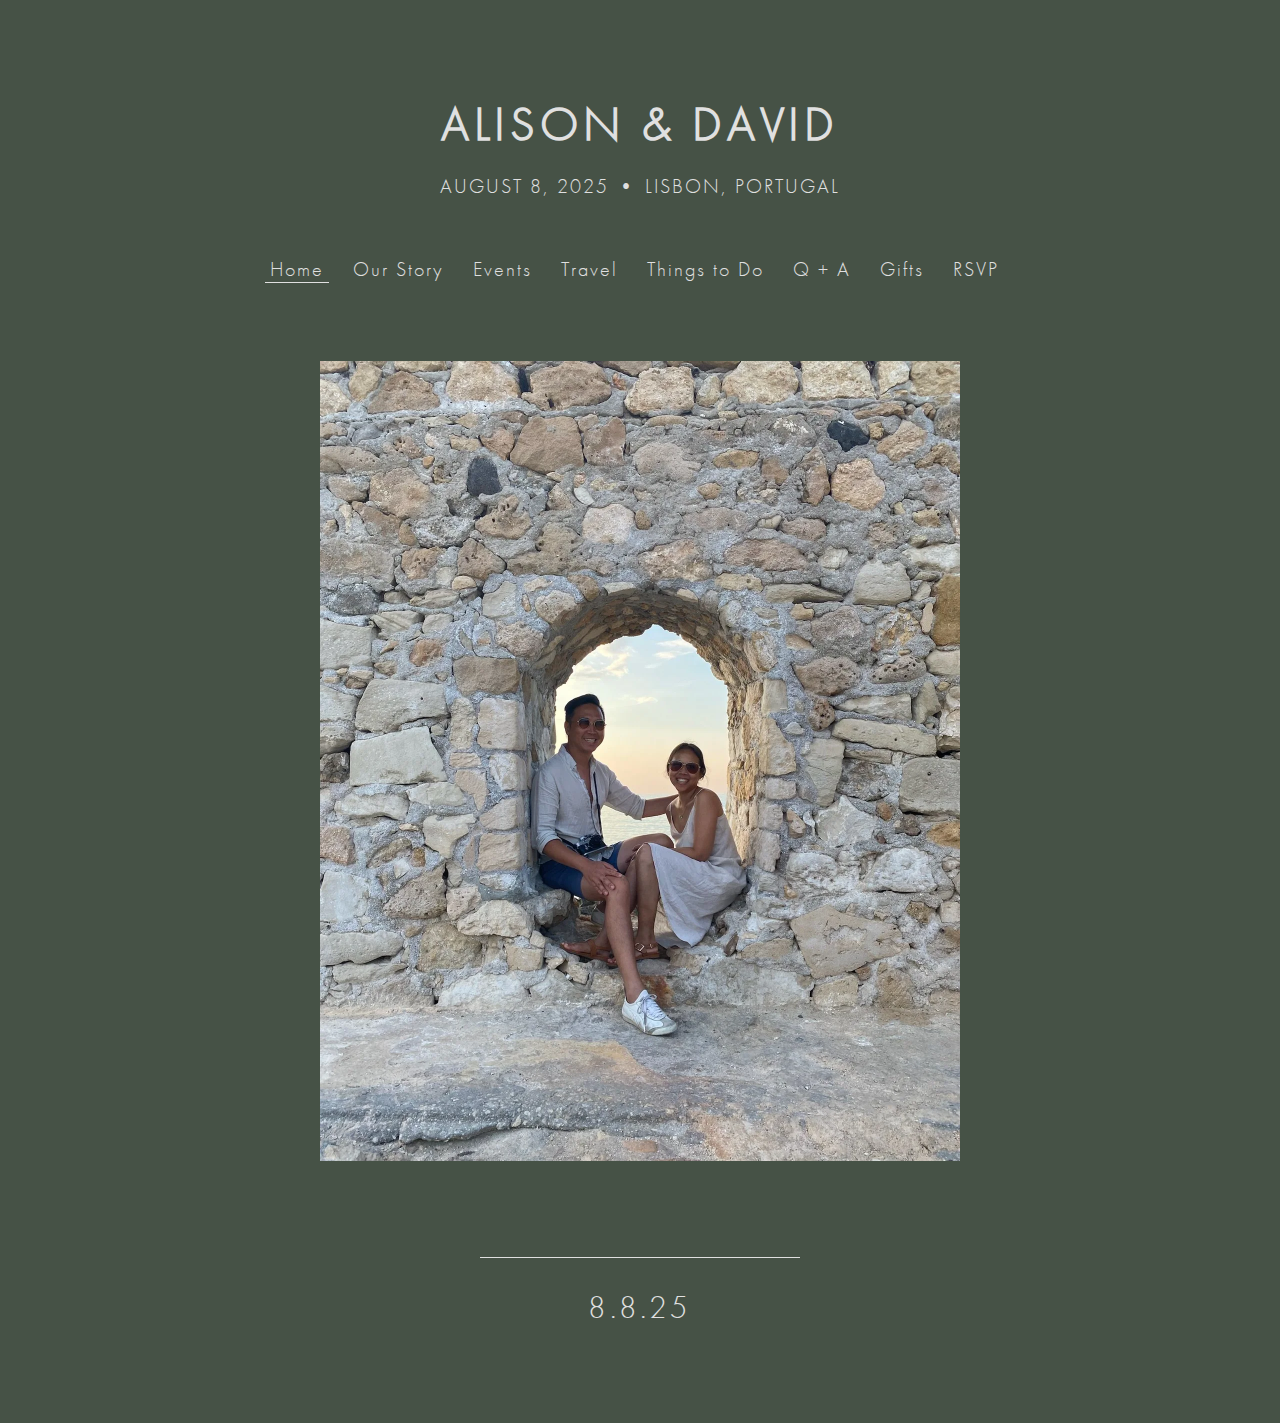
<file: index.html>
<html>
    <head>
        <title>Alison & David | 8.8.25</title>
        
        <link rel="stylesheet" href="css/normalize.css" />
        <link rel="stylesheet" href="css/main.css" />

        <link href="fontawesome/css/fontawesome.css" rel="stylesheet" />
        <link href="fontawesome/css/solid.css" rel="stylesheet" />

        <link rel="icon" href="images/favicon.svg" />

        <meta name="viewport" content="initial-scale = 1.0,maximum-scale = 1.0" />
    </head>

    <!-- Google tag (gtag.js) -->
    <script async src="https://www.googletagmanager.com/gtag/js?id=G-N2RXKLHB5N"></script>
    <script>
        window.dataLayer = window.dataLayer || [];
        function gtag(){dataLayer.push(arguments);}
        gtag('js', new Date());

        gtag('config', 'G-N2RXKLHB5N');
    </script>

    <body>
        <div class="mobile mobile-header">
            <button class="nav-button" onclick="openNav()">
                <i class="fa-solid fa-bars"></i>
            </button>

            <h1>A & D</h1>
        </div>

        <h1>Alison & David</h1>
        <div class="info">
            <span>August 8, 2025</span> • 
            <span>Lisbon, Portugal</span>
        </div>
        <div id="nav" class="nav closed">
            <button class="mobile close" onclick="closeNav()">
                <i class="fa-solid fa-x"></i>
            </button>
            <ul>
                <li class="active"><a href="/">Home</a></li>
                <li><a href="story.html">Our Story</a></li>
                <li><a href="events.html">Events</a></li>
                <li><a href="travel.html">Travel</a></li>
                <li><a href="todo.html">Things to Do</a></li>
                <li><a href="qa.html">Q + A</a></li>
                <li><a href="gifts.html">Gifts</a></li>
                <li><a href="rsvp.html">RSVP</a></li>
            </ul>
        </div>

        <div class="content">
            <img src="images/6565ad3f-8621-401c-b569-d1750c149ab9~rt_auto-cr_0.0.1536.1920-rs_1280.webp" />
        </div>

        <div class="footer">
            8.8.25
        </div>
    </body>
    <script type="text/javascript">
        function openNav() {
            var navElement = document.getElementById("nav");
            navElement.className = "nav open";
        }

        function closeNav() {
            var navElement = document.getElementById("nav");
            navElement.className = "nav closed";
        }
    </script>
</html>
</file>
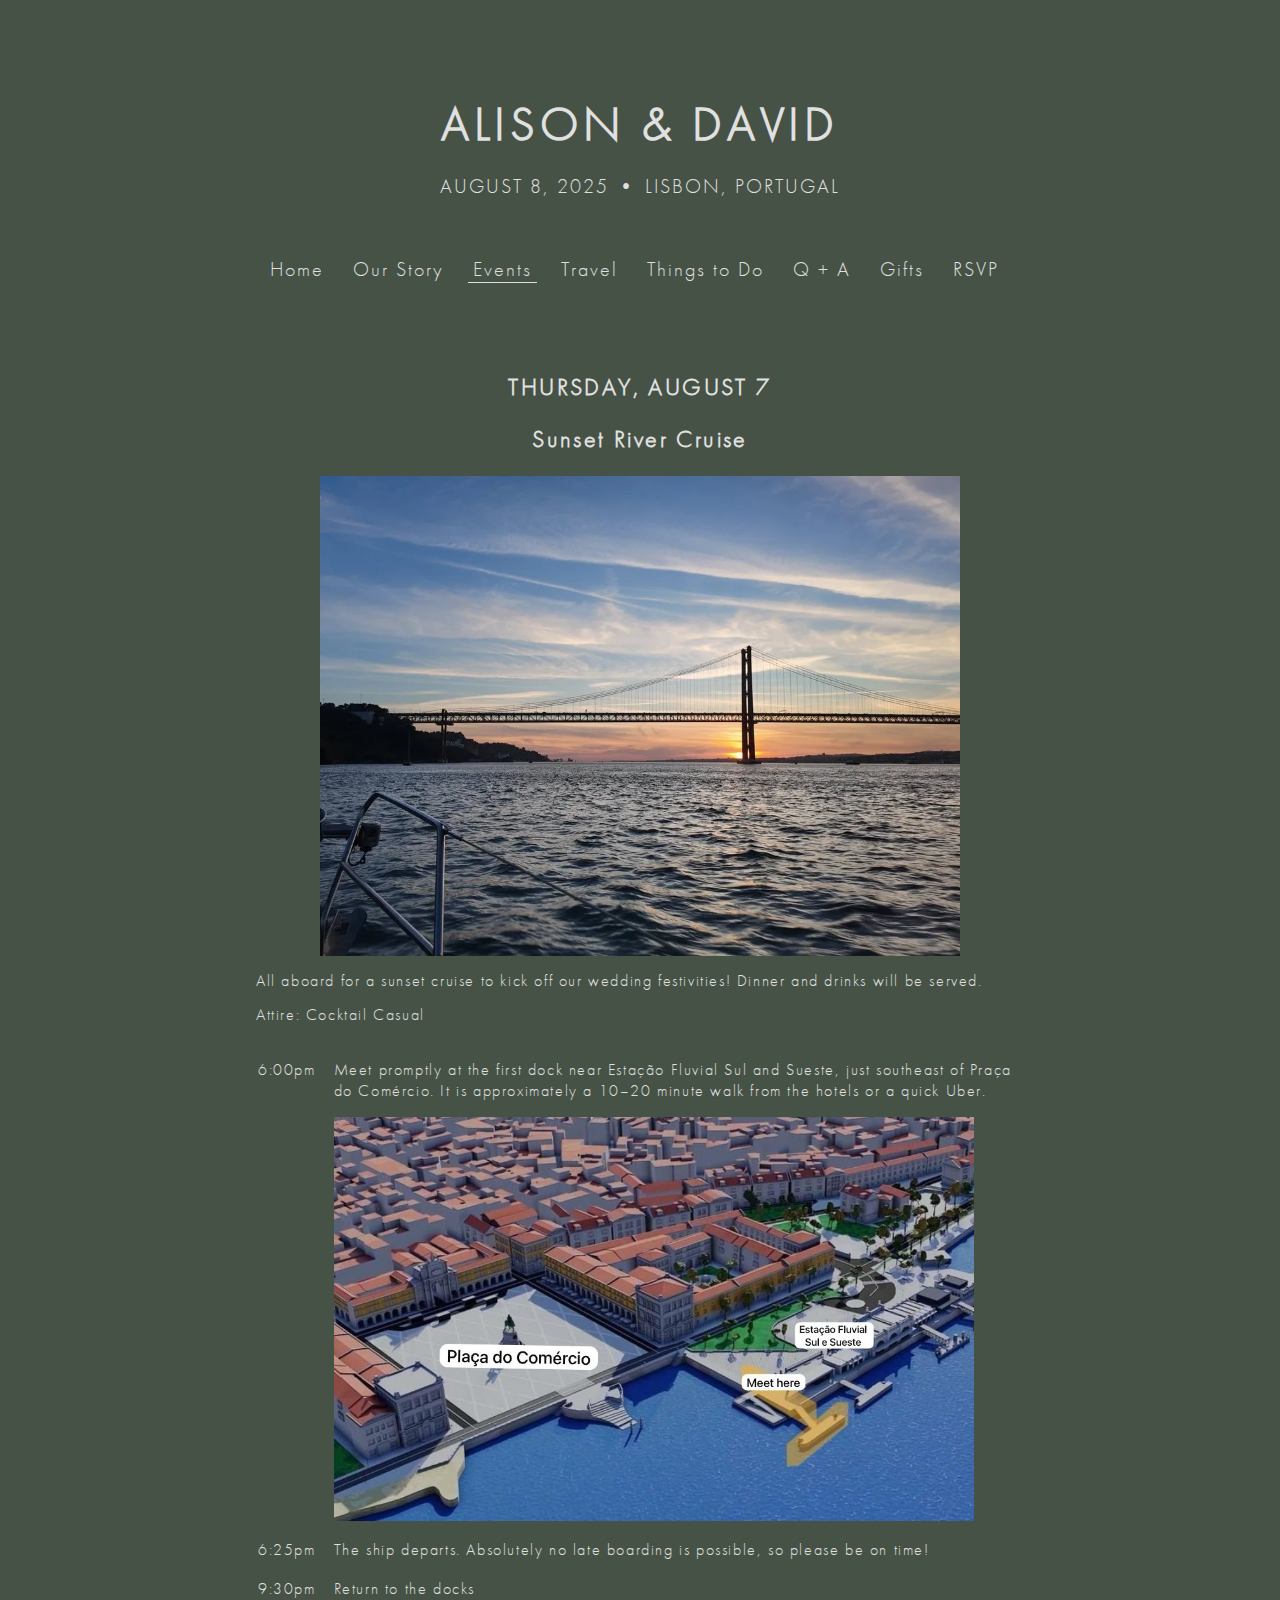
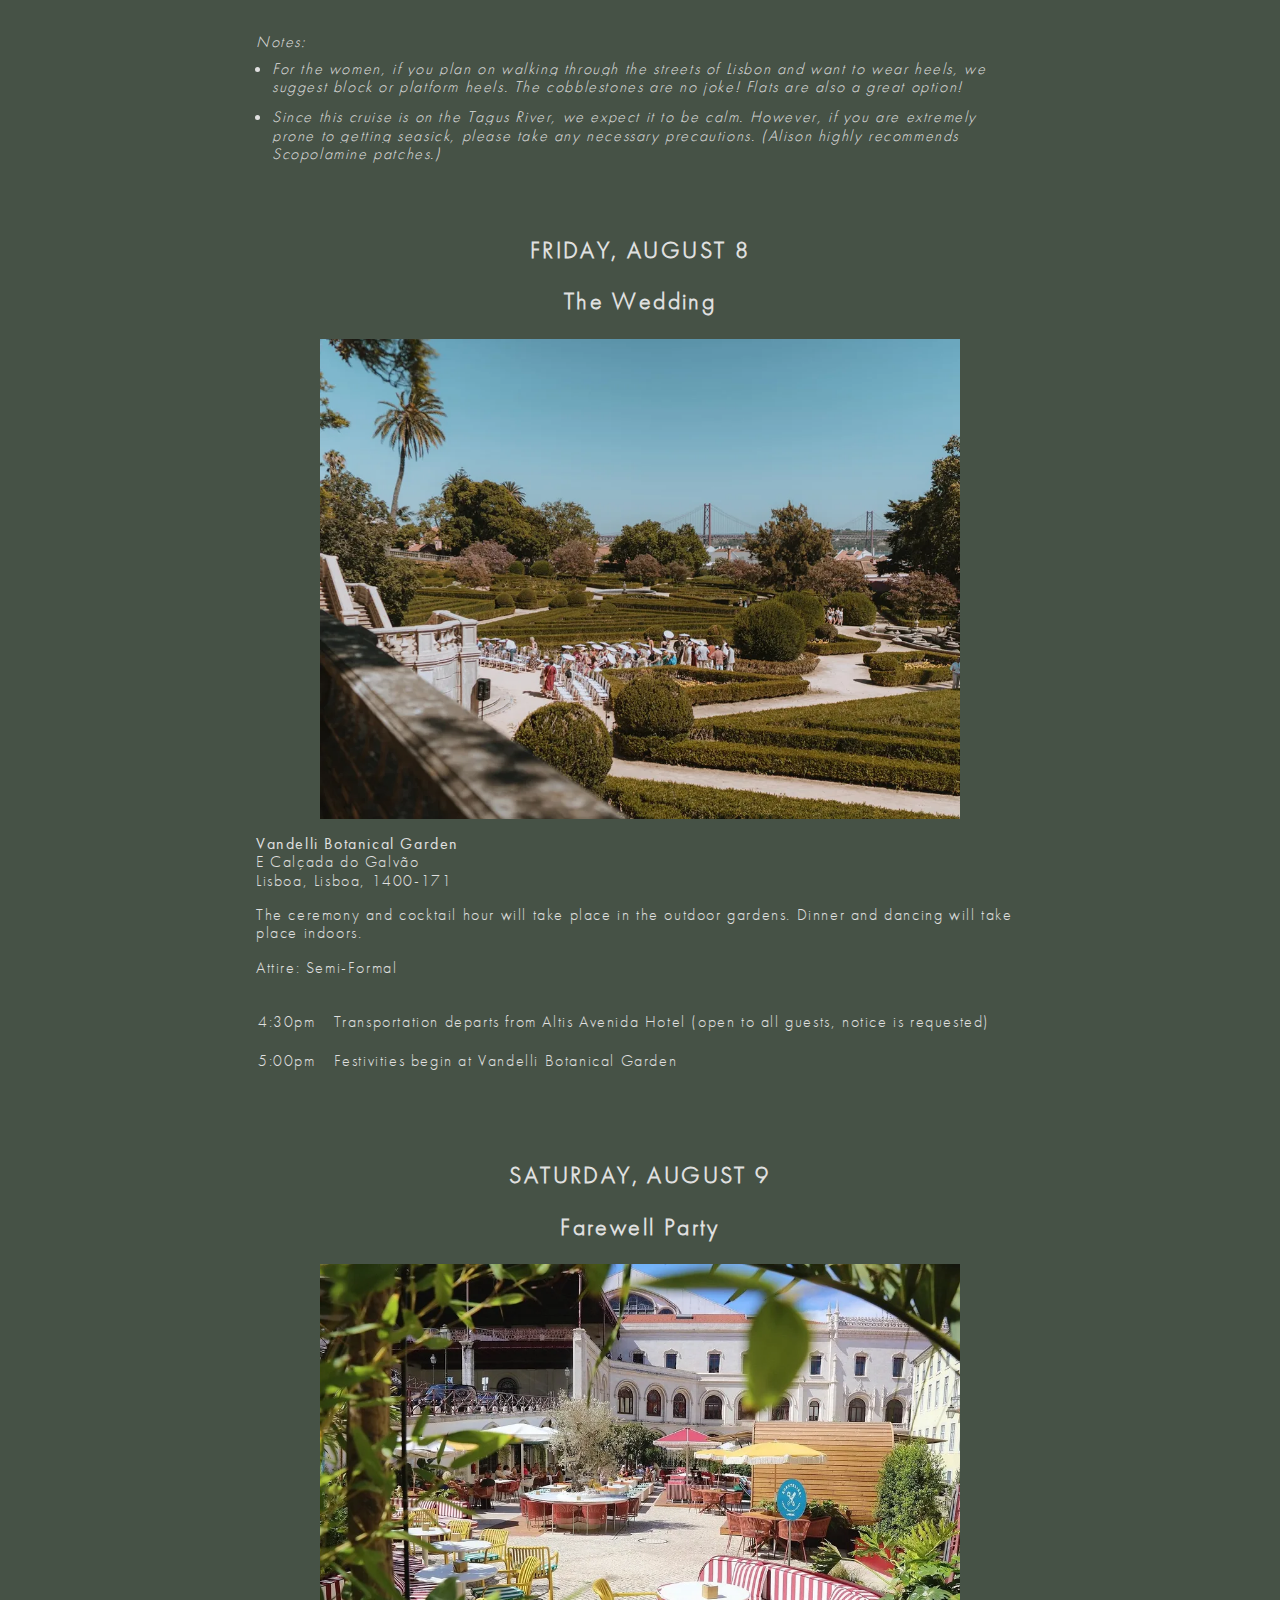
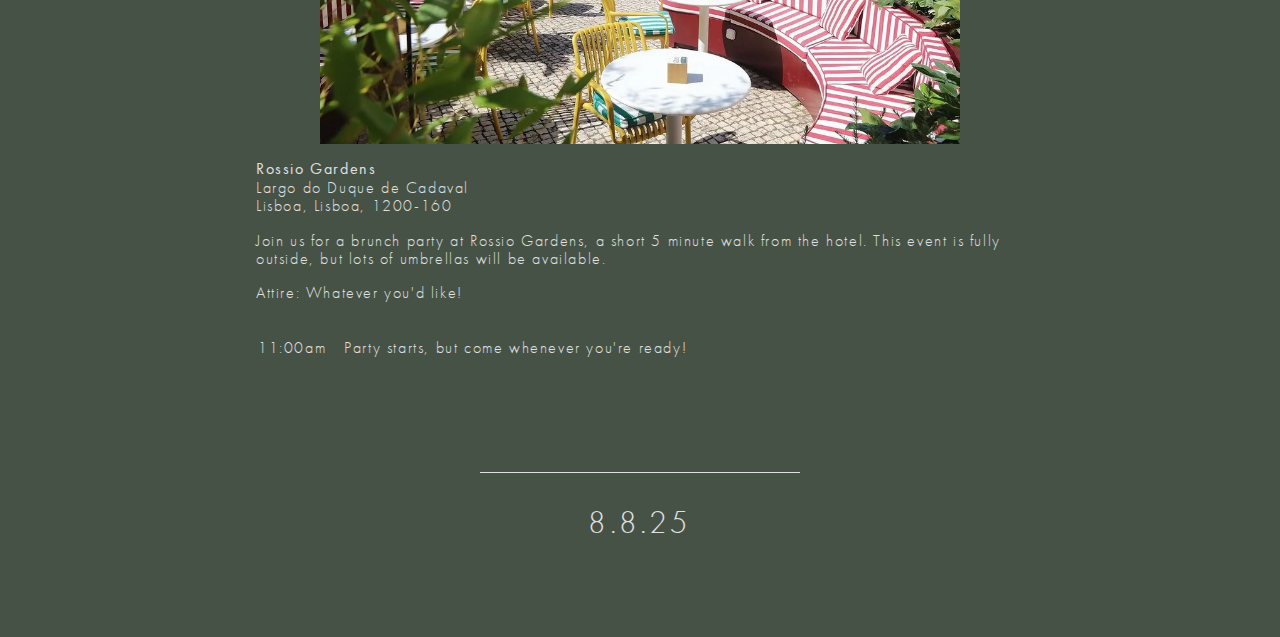
<file: events.html>
<html>
    <head>
        <title>Events — Alison & David | 8.8.25</title>
        
        <link rel="stylesheet" href="css/normalize.css" />
        <link rel="stylesheet" href="css/main.css" />

        <link href="fontawesome/css/fontawesome.css" rel="stylesheet" />
        <link href="fontawesome/css/solid.css" rel="stylesheet" />

        <link rel="icon" href="images/favicon.svg" />

        <meta name="viewport" content="initial-scale = 1.0,maximum-scale = 1.0" />
    </head>

    <!-- Google tag (gtag.js) -->
    <script async src="https://www.googletagmanager.com/gtag/js?id=G-N2RXKLHB5N"></script>
    <script>
        window.dataLayer = window.dataLayer || [];
        function gtag(){dataLayer.push(arguments);}
        gtag('js', new Date());

        gtag('config', 'G-N2RXKLHB5N');
    </script>

     <body>
        <div class="mobile mobile-header">
            <button class="nav-button" onclick="openNav()">
                <i class="fa-solid fa-bars"></i>
            </button>

            <h1>Events</h1>
        </div>

        <h1>Alison & David</h1>
        <div class="info">
            <span>August 8, 2025</span> • 
            <span>Lisbon, Portugal</span>
        </div>
        <div id="nav" class="nav closed">
            <button class="mobile close" onclick="closeNav()">
                <i class="fa-solid fa-x"></i>
            </button>
            <ul>
                <li><a href="/">Home</a></li>
                <li><a href="story.html">Our Story</a></li>
                <li class="active"><a href="events.html">Events</a></li>
                <li><a href="travel.html">Travel</a></li>
                <li><a href="todo.html">Things to Do</a></li>
                <li><a href="qa.html">Q + A</a></li>
                <li><a href="gifts.html">Gifts</a></li>
                <li><a href="rsvp.html">RSVP</a></li>
            </ul>
        </div>


        <div class="content">
            <h2>Thursday, August 7</h2>

            <h3>
                Sunset River Cruise
            </h3>
            
            <img src="images/23350d4a-11f3-4d2c-863d-47eab73086d9~rt_auto-cr_207.0.1168.720-rs_1020.webp" />

            <p>
                All aboard for a sunset cruise to kick off our wedding festivities! Dinner and drinks will be served.
            </p>

            <p>
                Attire: Cocktail Casual
            </p>


            <table class="schedule">
                <tr>
                    <td>6:00pm</td>
                    <td>
                        Meet promptly at the first dock near Estação Fluvial Sul and Sueste, just southeast of Praça do Comércio.
                        It is approximately a 10–20 minute walk from the hotels or a quick Uber.<br />
                        <picture>
                            <source media="(max-width:600px)" srcset="images/boat-dock-mobile.jpeg" />
                            <img src="images/boat-dock.jpeg" />
                        </picture>
                        
                    </td>
                </tr>
                <tr>
                    <td>6:25pm</td>
                    <td>
                        The ship departs. Absolutely no late boarding is possible, so please be on time!
                    </td>
                </tr>

                <tr>
                    <td>9:30pm</td>
                    <td>
                        Return to the docks
                    </td>
                </tr>
            </table>

            <p><em>
                Notes:
            </em></p>

            <ul>
                <li>
                    <em>
                        For the women, if you plan on walking through the streets of Lisbon and want to wear heels,
                        we suggest block or platform heels. The cobblestones are no joke! Flats are also a great option!
                    </em>
                </li>
                <li>
                    <em>
                        Since this cruise is on the Tagus River, we expect it to be calm. However, if you are extremely
                        prone to getting seasick, please take any necessary precautions. (Alison highly recommends Scopolamine patches.)
                    </em>
                </li>
            </ul>

            <h2> Friday, August 8</h2>

            <h3>The Wedding</h2>

            <img src="images/6628cb57-fd56-4f45-9524-bee3e221562e~rt_auto-cr_98.0.2034.1452-rs_1020.webp" />

            <p>
                <strong>Vandelli Botanical Garden</strong><br />
                E Calçada do Galvão<br />
                Lisboa, Lisboa, 1400-171
            </p>

            <p>
                The ceremony and cocktail hour will take place in the outdoor gardens. Dinner and dancing will take place indoors.
            </p>

            <p>
                Attire: Semi-Formal
            </p>

            <table class="schedule">
                <tr>
                    <td>4:30pm</td>
                    <td>
                        Transportation departs from Altis Avenida Hotel (open to all guests, notice is requested)
                    </td>
                </tr>
                <tr>
                    <td>5:00pm</td>
                    <td>
                        Festivities begin at Vandelli Botanical Garden
                    </td>
                </tr>
            </table>


            <h2>Saturday, August 9</h2>

            <h3>Farewell Party</h3>

            <img src="images/56f7971a-d226-4edd-a044-1815b8ccb182~rt_auto-cr_65.0.1309.933-rs_1020.webp" />

            <p>
                <strong>Rossio Gardens</strong><br />
                Largo do Duque de Cadaval<br />
                Lisboa, Lisboa, 1200-160
            </p>

            <p> 
                Join us for a brunch party at Rossio Gardens, a short 5 minute walk from the hotel. This event is fully outside, but lots of umbrellas will be available.
            </p>

            <p>
                Attire: Whatever you'd like!
            </p>

            <table class="schedule">
                <tr>
                    <td>11:00am</td>
                    <td>
                        Party starts, but come whenever you're ready!
                    </td>
                </tr>
            </table>

        </div>

        <div class="footer">
            8.8.25
        </div>
    </body>
    <script type="text/javascript">
        function openNav() {
            var navElement = document.getElementById("nav");
            navElement.className = "nav open";
        }

        function closeNav() {
            var navElement = document.getElementById("nav");
            navElement.className = "nav closed";
        }
    </script>
</html>
</file>
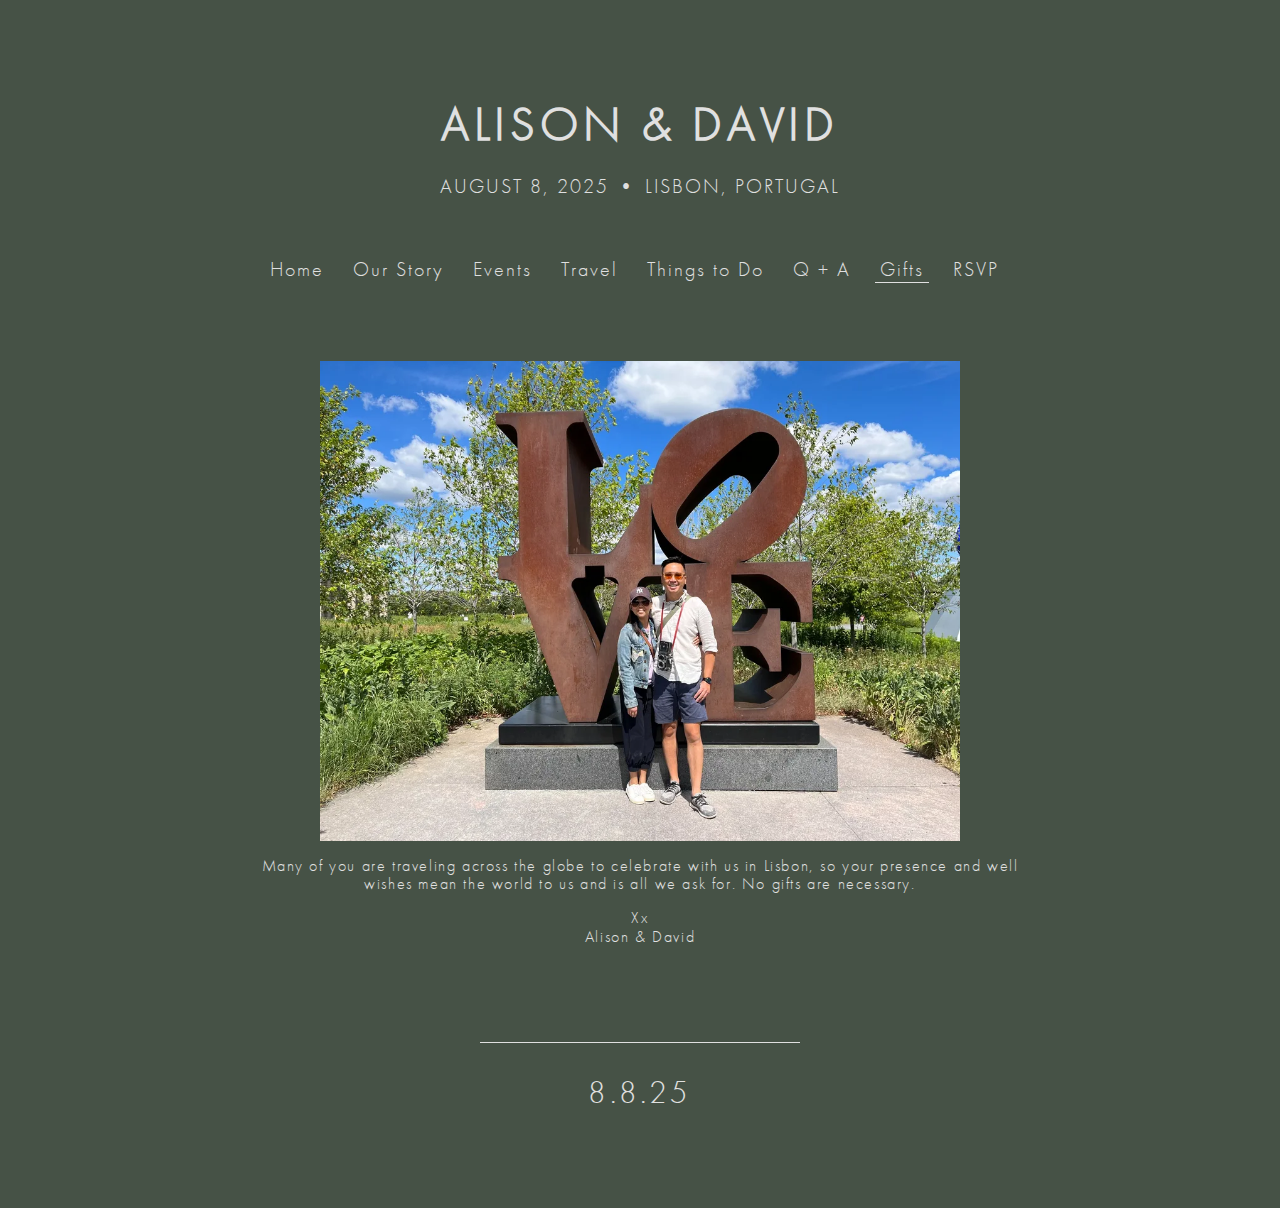
<file: gifts.html>
<html>
    <head>
        <title>Gifts — Alison & David | 8.8.25</title>
        
        <link rel="stylesheet" href="css/normalize.css" />
        <link rel="stylesheet" href="css/main.css" />

        <link href="fontawesome/css/fontawesome.css" rel="stylesheet" />
        <link href="fontawesome/css/solid.css" rel="stylesheet" />

        <link rel="icon" href="images/favicon.svg" />

        <meta name="viewport" content="initial-scale = 1.0,maximum-scale = 1.0" />
    </head>

    <!-- Google tag (gtag.js) -->
    <script async src="https://www.googletagmanager.com/gtag/js?id=G-N2RXKLHB5N"></script>
    <script>
        window.dataLayer = window.dataLayer || [];
        function gtag(){dataLayer.push(arguments);}
        gtag('js', new Date());

        gtag('config', 'G-N2RXKLHB5N');
    </script>

     <body>
        <div class="mobile mobile-header">
            <button class="nav-button" onclick="openNav()">
                <i class="fa-solid fa-bars"></i>
            </button>

            <h1>Gifts</h1>
        </div>

        <h1>Alison & David</h1>
        <div class="info">
            <span>August 8, 2025</span> • 
            <span>Lisbon, Portugal</span>
        </div>
        <div id="nav" class="nav closed">
            <button class="mobile close" onclick="closeNav()">
                <i class="fa-solid fa-x"></i>
            </button>
            <ul>
                <li><a href="/">Home</a></li>
                <li><a href="story.html">Our Story</a></li>
                <li><a href="events.html">Events</a></li>
                <li><a href="travel.html">Travel</a></li>
                <li><a href="todo.html">Things to Do</a></li>
                <li><a href="qa.html">Q + A</a></li>
                <li class="active"><a href="gifts.html">Gifts</a></li>
                <li><a href="rsvp.html">RSVP</a></li>
            </ul>
        </div>


        <div class="content">
            <img src="images/3b30ab2a-76e1-41ad-b035-3c665087905d~rt_auto-cr_0.0.2500.1874-rs_1020.webp" />

            <p class="center">
                Many of you are traveling across the globe to celebrate with us in Lisbon, so your presence and well wishes mean the world to us and is all we ask for. No gifts are necessary.
            </p>

            <p class="center">
                Xx<br />
                Alison & David
            </p>
        </div>

        <div class="footer">
            8.8.25
        </div>
    </body>
    <script type="text/javascript">
        function openNav() {
            var navElement = document.getElementById("nav");
            navElement.className = "nav open";
        }

        function closeNav() {
            var navElement = document.getElementById("nav");
            navElement.className = "nav closed";
        }
    </script>
</html>
</file>
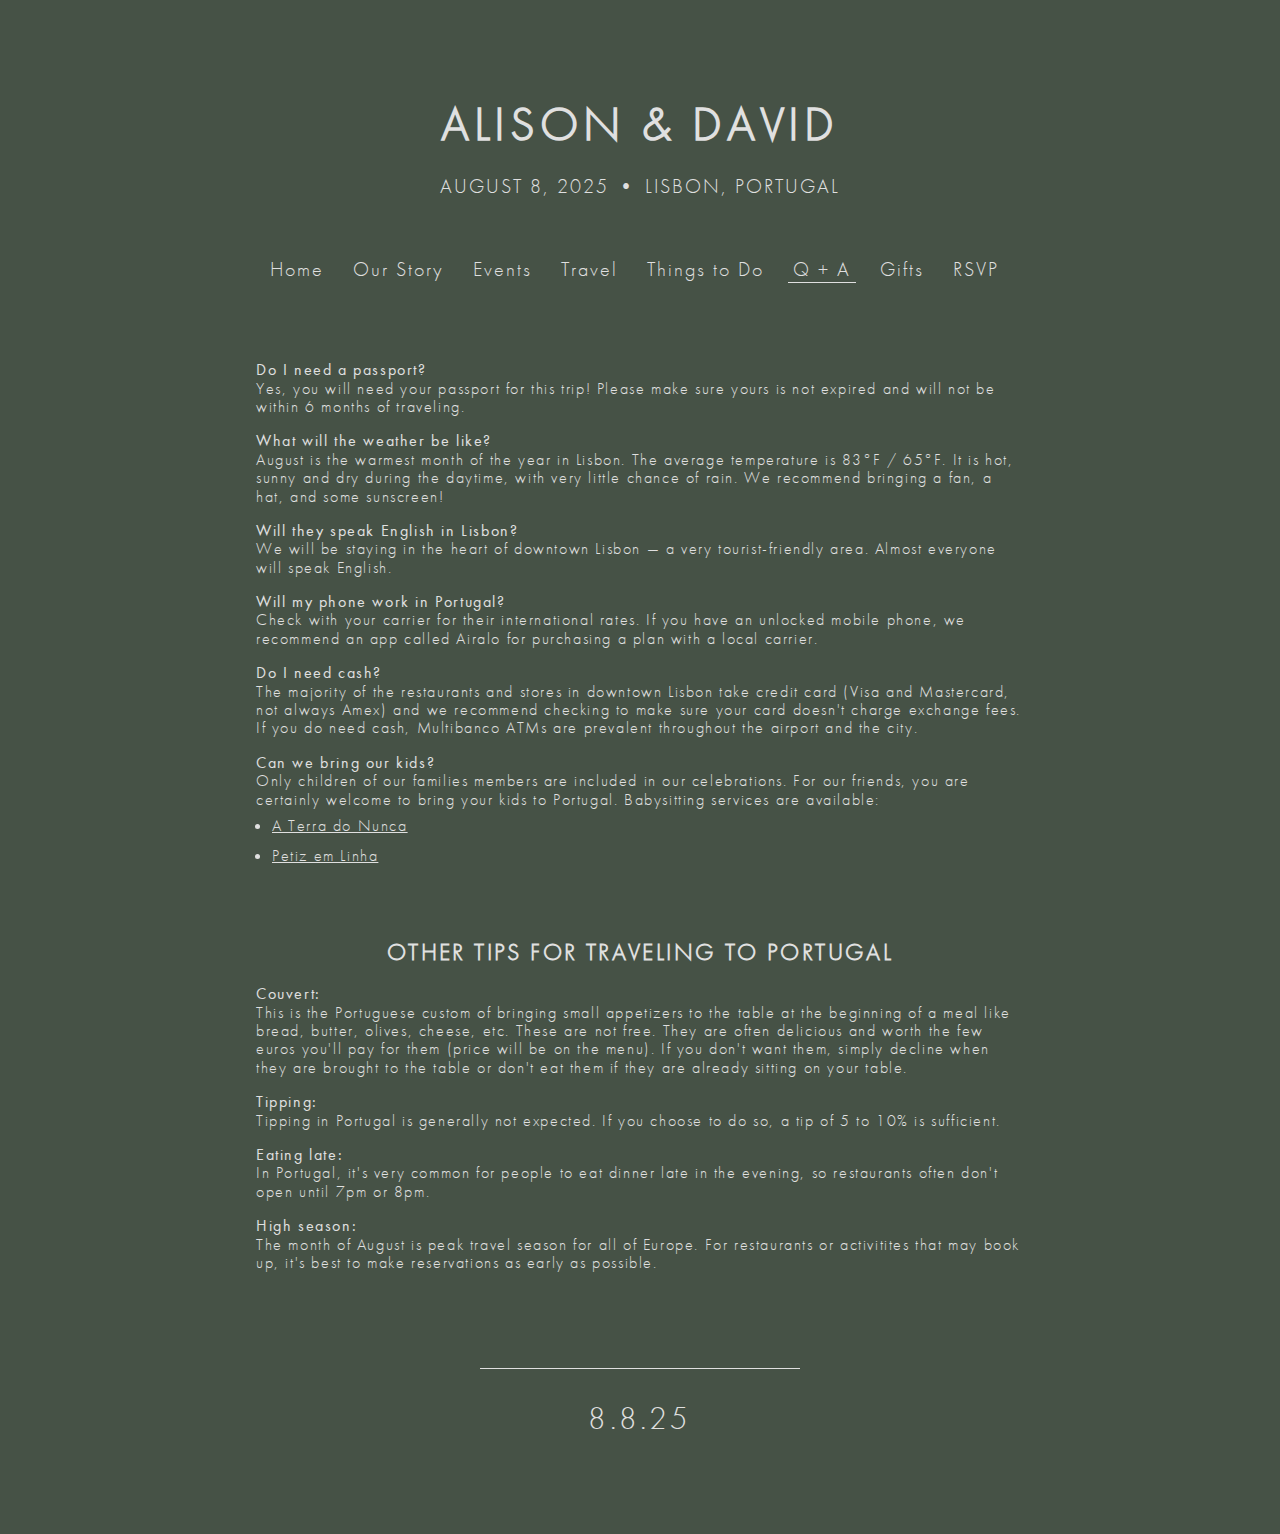
<file: qa.html>
<html>
    <head>
        <title>Q + A — Alison & David | 8.8.25</title>
        
        <link rel="stylesheet" href="css/normalize.css" />
        <link rel="stylesheet" href="css/main.css" />

        <link href="fontawesome/css/fontawesome.css" rel="stylesheet" />
        <link href="fontawesome/css/solid.css" rel="stylesheet" />

        <link rel="icon" href="images/favicon.svg" />

        <meta name="viewport" content="initial-scale = 1.0,maximum-scale = 1.0" />
    </head>

    <!-- Google tag (gtag.js) -->
    <script async src="https://www.googletagmanager.com/gtag/js?id=G-N2RXKLHB5N"></script>
    <script>
        window.dataLayer = window.dataLayer || [];
        function gtag(){dataLayer.push(arguments);}
        gtag('js', new Date());

        gtag('config', 'G-N2RXKLHB5N');
    </script>

     <body>
        <div class="mobile mobile-header">
            <button class="nav-button" onclick="openNav()">
                <i class="fa-solid fa-bars"></i>
            </button>

            <h1>Q + A</h1>
        </div>

        <h1>Alison & David</h1>
        <div class="info">
            <span>August 8, 2025</span> • 
            <span>Lisbon, Portugal</span>
        </div>
        <div id="nav" class="nav closed">
            <button class="mobile close" onclick="closeNav()">
                <i class="fa-solid fa-x"></i>
            </button>
            <ul>
                <li><a href="/">Home</a></li>
                <li><a href="story.html">Our Story</a></li>
                <li><a href="events.html">Events</a></li>
                <li><a href="travel.html">Travel</a></li>
                <li><a href="todo.html">Things to Do</a></li>
                <li class="active"><a href="qa.html">Q + A</a></li>
                <li><a href="gifts.html">Gifts</a></li>
                <li><a href="rsvp.html">RSVP</a></li>
            </ul>
        </div>


        <div class="content">
            <p>
                <strong>Do I need a passport?</strong><br />
                Yes, you will need your passport for this trip!
                Please make sure yours is not expired and will not be within 6 months of traveling.            
            </p>

            <p>
                <strong>What will the weather be like?</strong><br />
                August is the warmest month of the year in Lisbon. The average temperature is 83°F / 65°F. It is hot, sunny and dry during the daytime,
                with very little chance of rain. We recommend bringing a fan, a hat, and some sunscreen!
            </p>

            <p>
                <strong>Will they speak English in Lisbon?</strong><br />
                We will be staying in the heart of downtown Lisbon — a very tourist-friendly area. Almost everyone will speak English.
            </p>

            <p>
                <strong>Will my phone work in Portugal?</strong><br />
                Check with your carrier for their international rates. If you have an unlocked mobile phone, we recommend an app called Airalo for
                purchasing a plan with a local carrier.
            </p>

            <p>
                <strong>Do I need cash?</strong><br />
                The majority of the restaurants and stores in downtown Lisbon take credit card (Visa and Mastercard, not always Amex) and we recommend checking to make sure your card doesn't charge exchange fees. If you do need cash, Multibanco ATMs are prevalent throughout the airport and the city.
            </p>

            <p>
                <strong>Can we bring our kids?</strong><br />
                Only children of our families members are included in our celebrations. For our friends, you are certainly welcome to bring your kids to Portugal. Babysitting services are available:<br />
                <ul>
                    <li><a href="https://www.aterradonunca.pt/">A Terra do Nunca</a></li>
                    <li><a href="https://www.petizemlinha.pt/">Petiz em Linha</a></li>
                </ul>
            </p>


            <h2>Other Tips for Traveling to Portugal</h2>

            <p>
                <strong>Couvert:</strong><br />
                This is the Portuguese custom of bringing small appetizers to the table at the beginning of a meal like bread, butter, olives, cheese, etc. These are not free.
                They are often delicious and worth the few euros you'll pay for them (price will be on the menu). If you don't want them, simply decline when they are brought
                to the table or don't eat them if they are already sitting on your table.
            </p>

            <p>
                <strong>Tipping:</strong><br />
                Tipping in Portugal is generally not expected. If you choose to do so, a tip of 5 to 10% is sufficient.
            </p>

            <p>
                <strong>Eating late:</strong><br />
                In Portugal, it's very common for people to eat dinner late in the evening, so restaurants often don't open until 7pm or 8pm.
            </p>
            
            <p>
                <strong>High season:</strong><br />
                The month of August is peak travel season for all of Europe. For restaurants or activitites that may book up, it's best to make reservations as early as possible.
            </p>
            
        </div>

        <div class="footer">
            8.8.25
        </div>
    </body>
    <script type="text/javascript">
        function openNav() {
            var navElement = document.getElementById("nav");
            navElement.className = "nav open";
        }

        function closeNav() {
            var navElement = document.getElementById("nav");
            navElement.className = "nav closed";
        }
    </script>
</html>
</file>
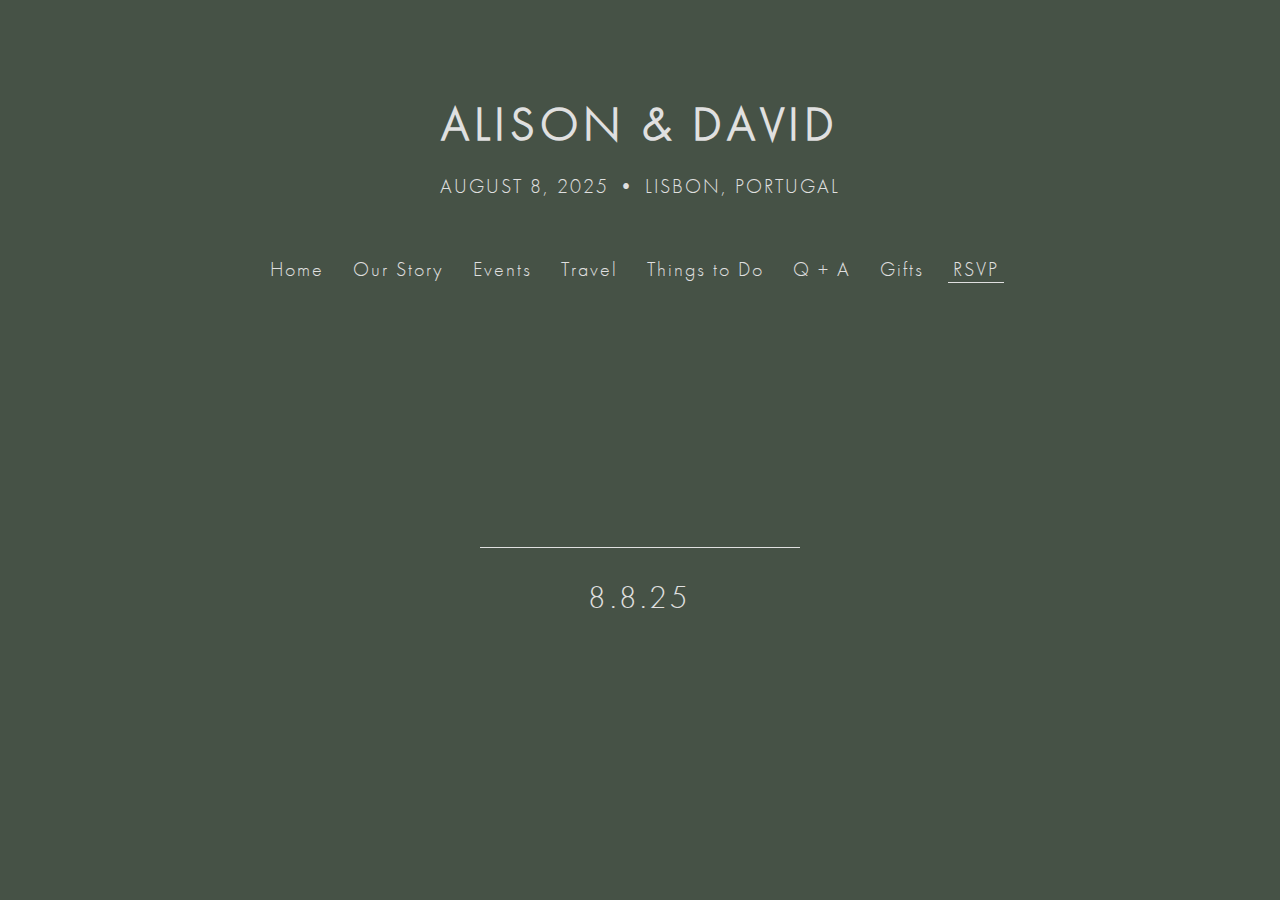
<file: rsvp.html>
<html class ="rsvp">
    <head>
        <title>RSVP — Alison & David | 8.8.25</title>
        
        <link rel="stylesheet" href="css/normalize.css" />
        <link rel="stylesheet" href="css/main.css" />

        <link href="fontawesome/css/fontawesome.css" rel="stylesheet" />
        <link href="fontawesome/css/solid.css" rel="stylesheet" />

        <link rel="icon" href="images/favicon.svg" />

        <meta name="viewport" content="initial-scale = 1.0,maximum-scale = 1.0" />
    </head>

    <!-- Google tag (gtag.js) -->
    <script async src="https://www.googletagmanager.com/gtag/js?id=G-N2RXKLHB5N"></script>
    <script>
        window.dataLayer = window.dataLayer || [];
        function gtag(){dataLayer.push(arguments);}
        gtag('js', new Date());

        gtag('config', 'G-N2RXKLHB5N');
    </script>

     <body>
        <div class="mobile mobile-header">
            <button class="nav-button" onclick="openNav()">
                <i class="fa-solid fa-bars"></i>
            </button>

            <h1>A & D</h1>
        </div>

        <h1>Alison & David</h1>
        <div class="info">
            <span>August 8, 2025</span> • 
            <span>Lisbon, Portugal</span>
        </div>
        <div id="nav" class="nav closed">
            <button class="mobile close" onclick="closeNav()">
                <i class="fa-solid fa-x"></i>
            </button>
            <ul>
                <li ><a href="/">Home</a></li>
                <li><a href="story.html">Our Story</a></li>
                <li><a href="events.html">Events</a></li>
                <li><a href="travel.html">Travel</a></li>
                <li><a href="todo.html">Things to Do</a></li>
                <li><a href="qa.html">Q + A</a></li>
                <li><a href="gifts.html">Gifts</a></li>
                <li class="active"><a href="rsvp.html">RSVP</a></li>
            </ul>
        </div>

        <div class="content">
            <style>
                #onlineRSVP { width:1px; min-width:100%; }
            </style>
            
            <script src="https://www.online-rsvp.com/event/iframeResizer.min.js"></script>
            
            <iframe id="onlineRSVP" src="https://www.online-rsvp.com/event/index.php?event_id=21631&embed=1&token=91c46559882c4ae2e9db68b389e771d9" style="border:none" title="Online-RSVP.com event"></iframe>
            
            <script>iFrameResize({ log: true }, '#onlineRSVP')</script>
        </div>

        <div class="footer">
            8.8.25
        </div>
    </body>
    <script type="text/javascript">
        function openNav() {
            var navElement = document.getElementById("nav");
            navElement.className = "nav open";
        }

        function closeNav() {
            var navElement = document.getElementById("nav");
            navElement.className = "nav closed";
        }
    </script>
</html>
</file>
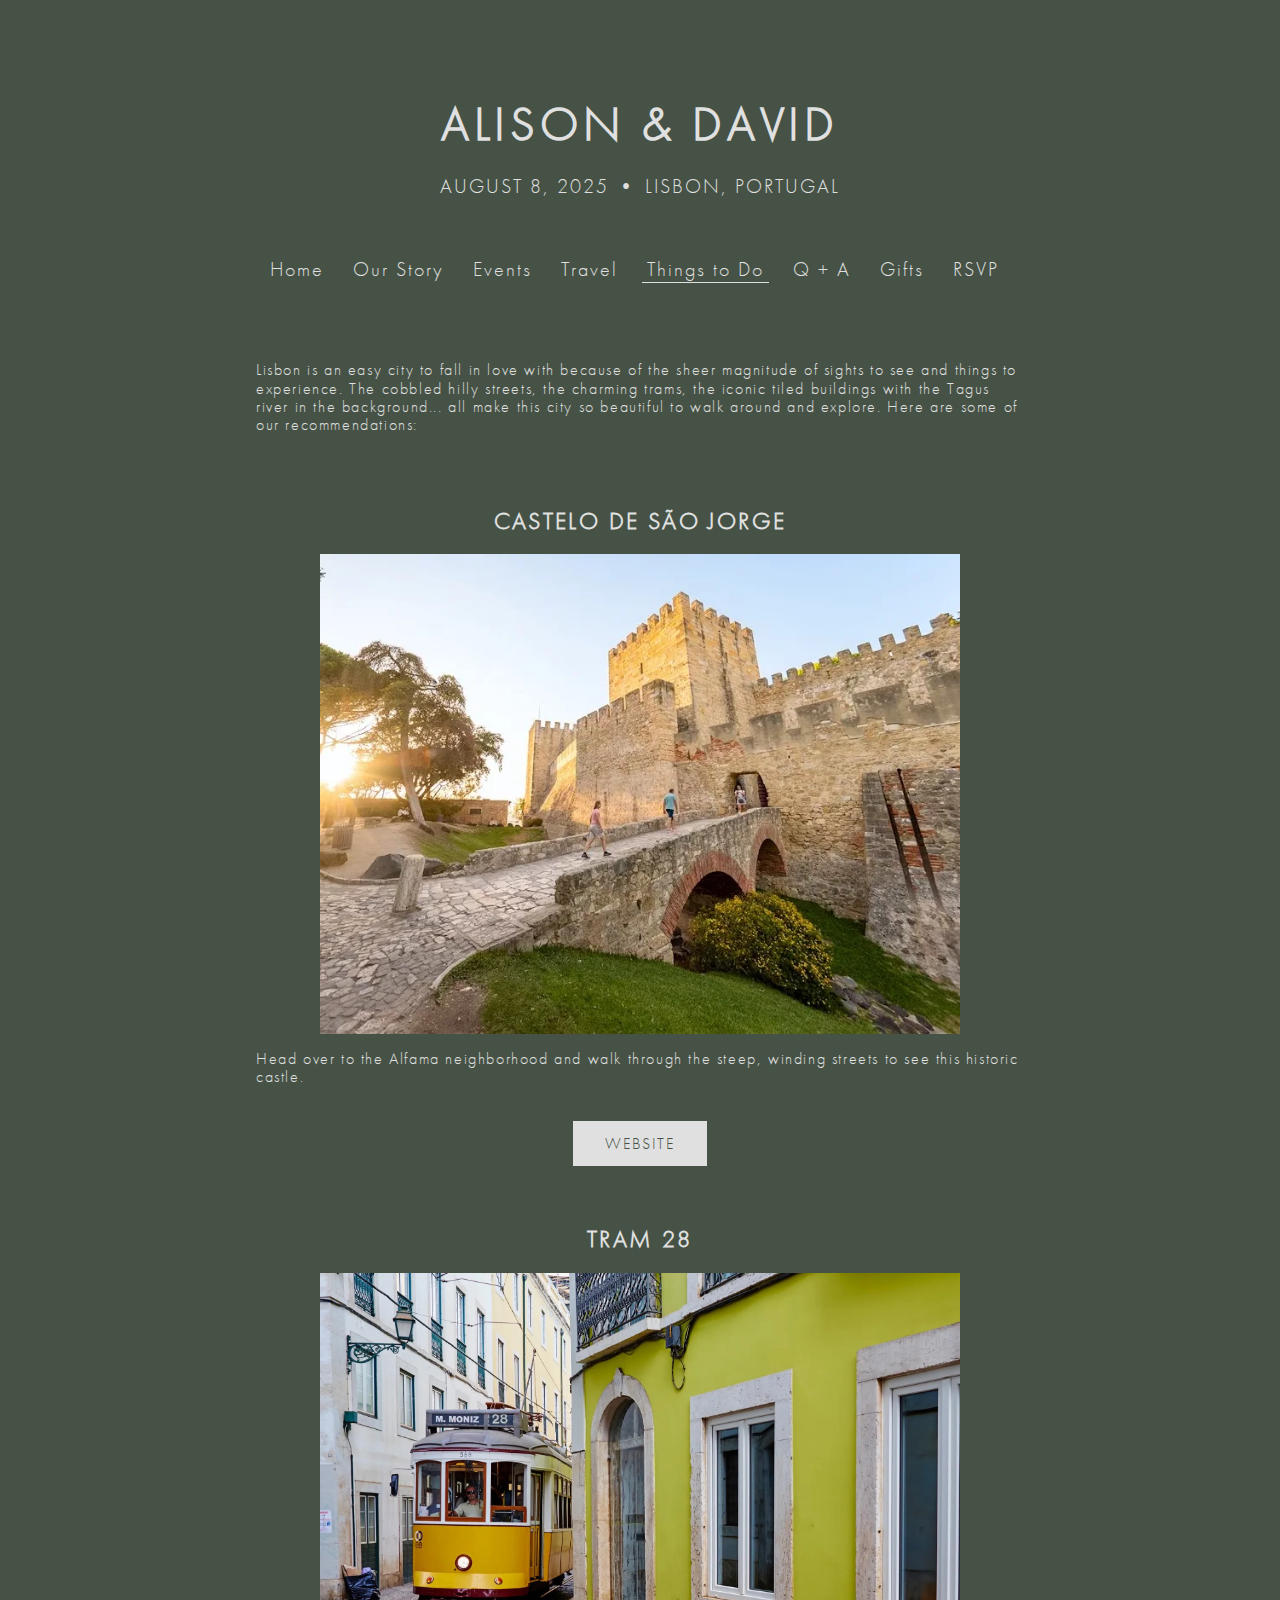
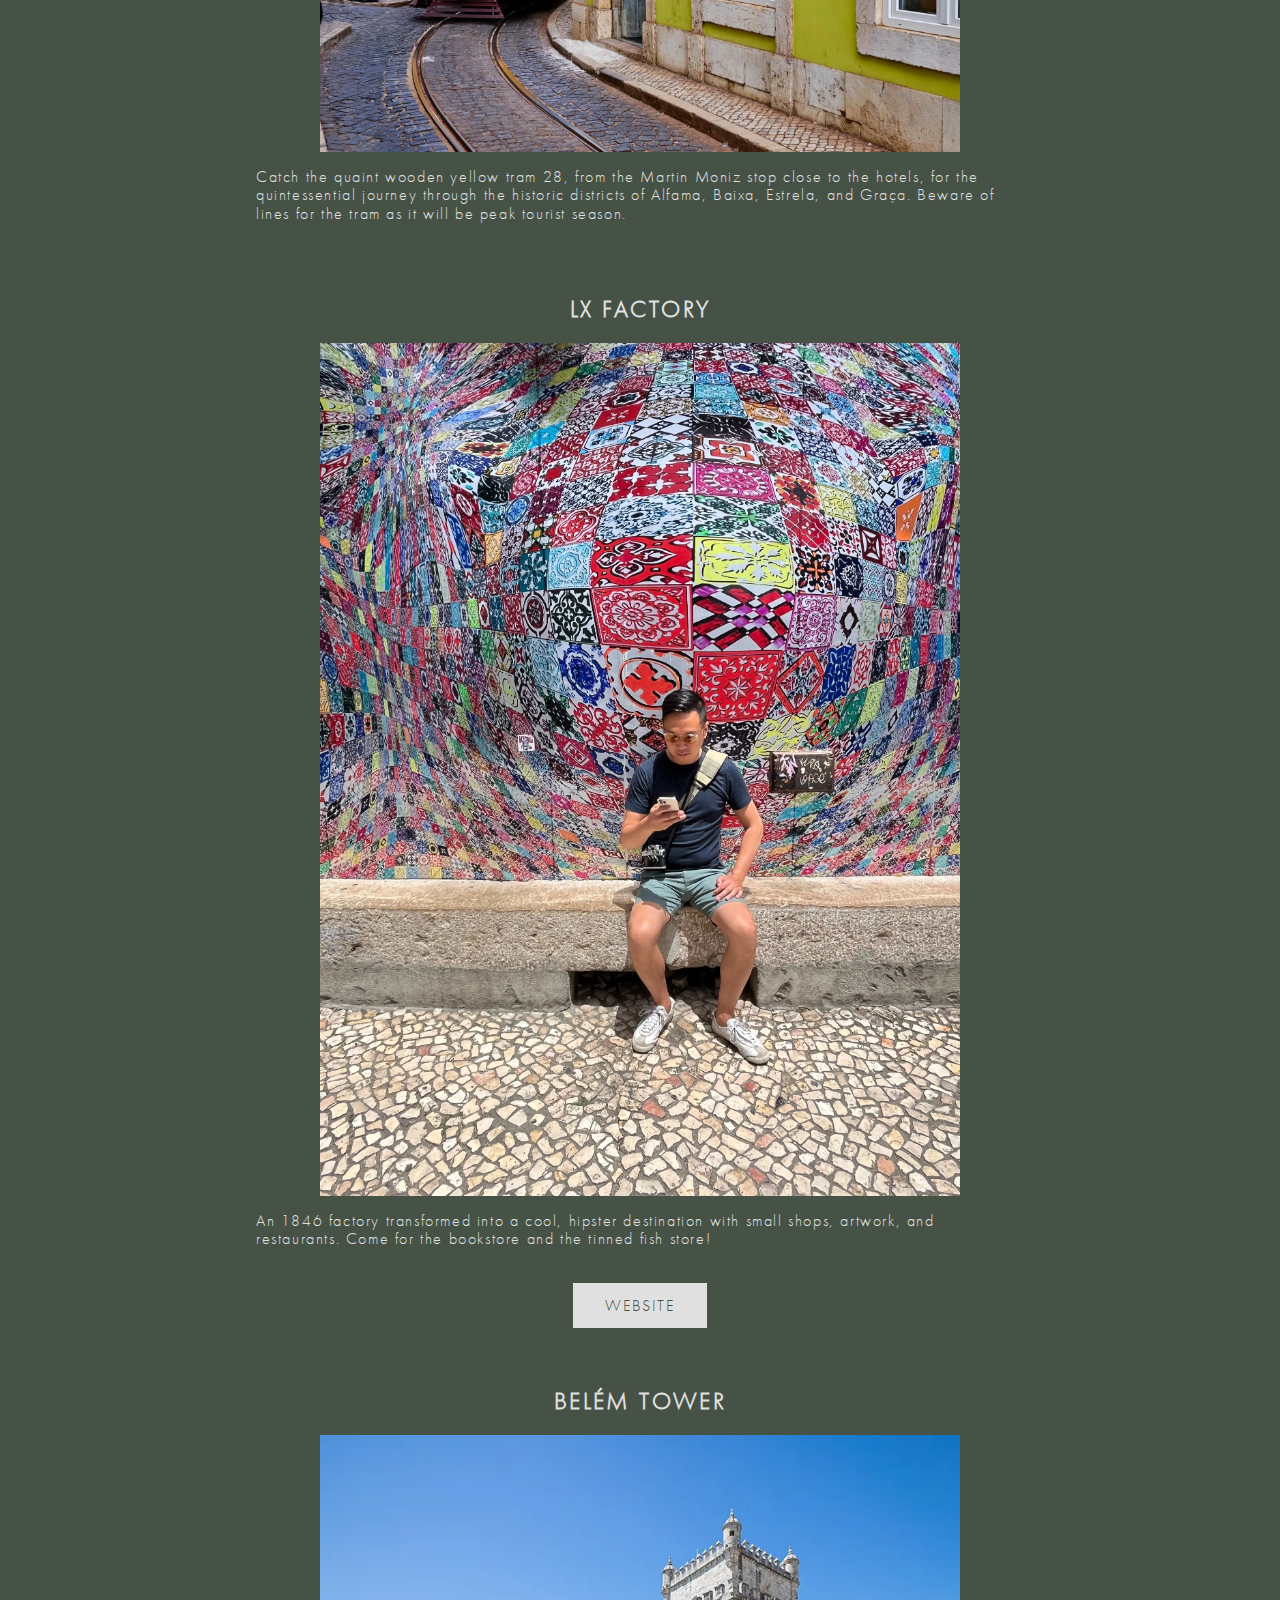
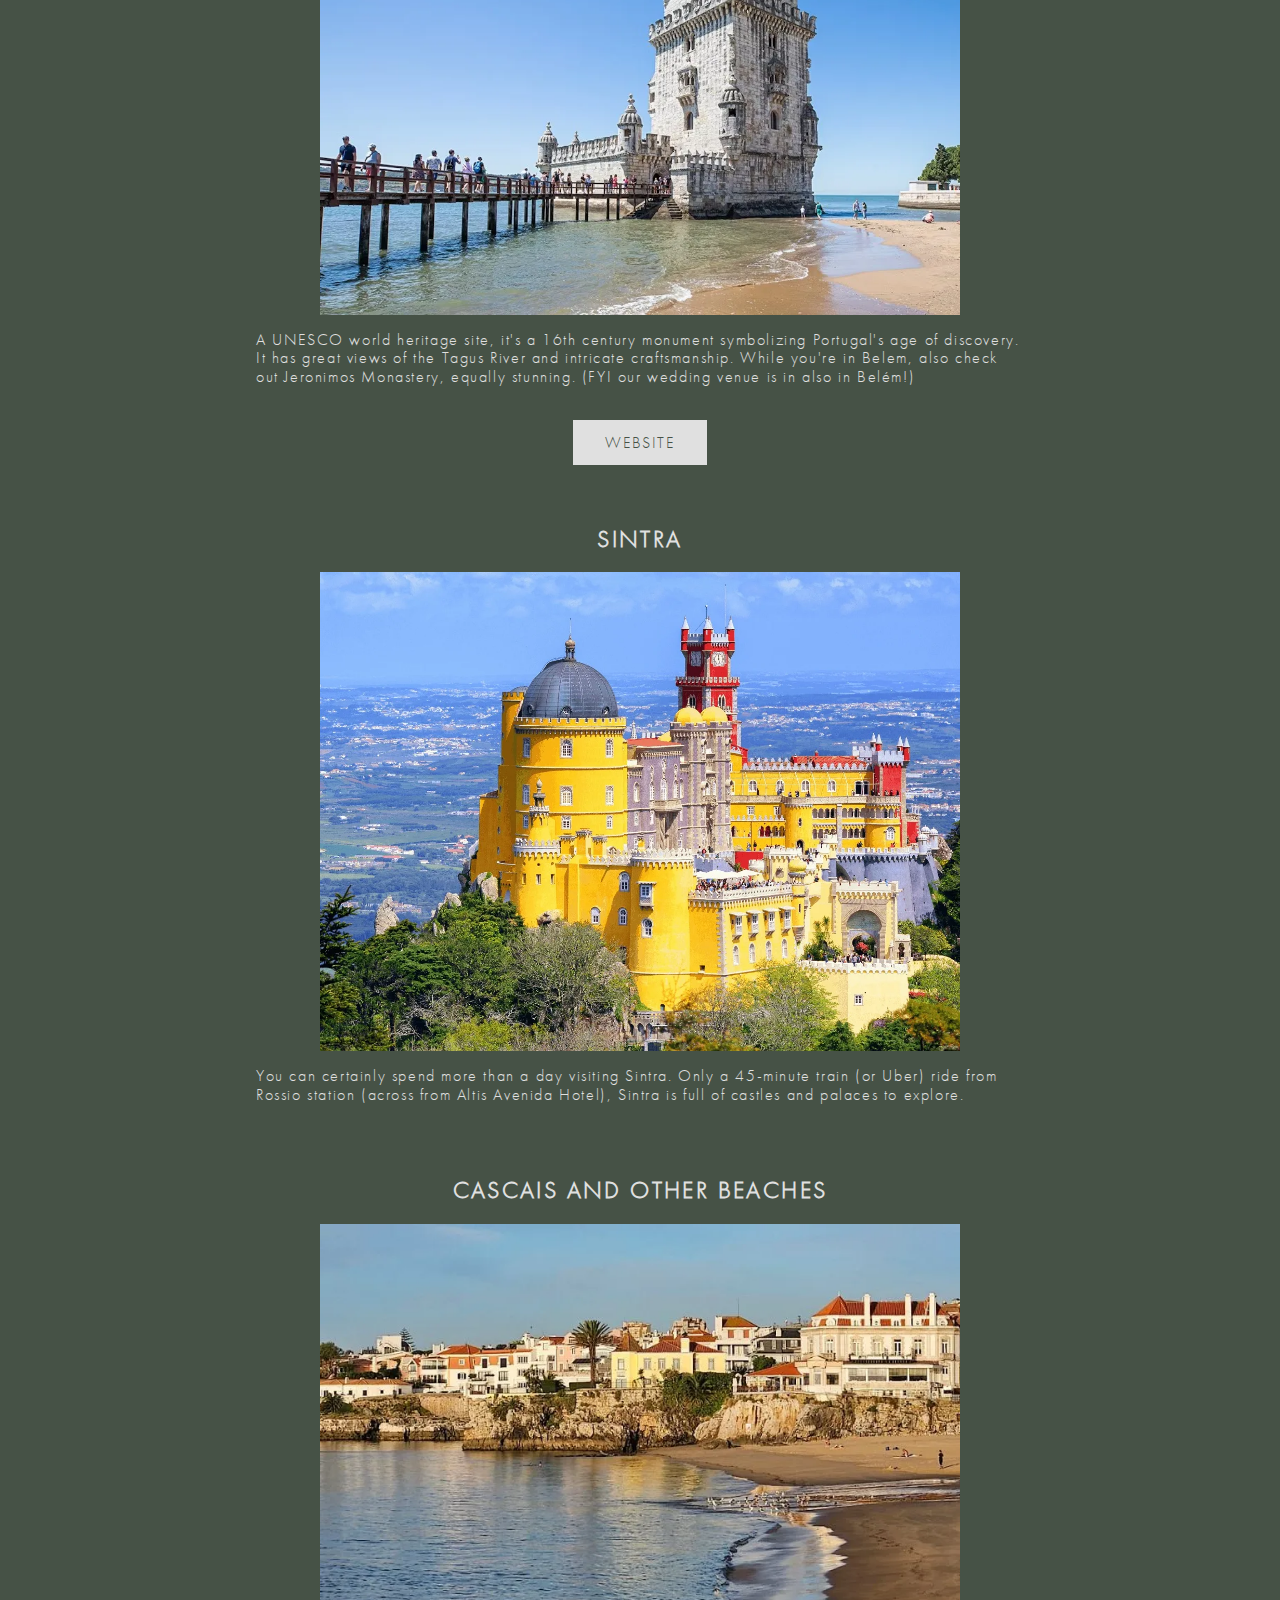
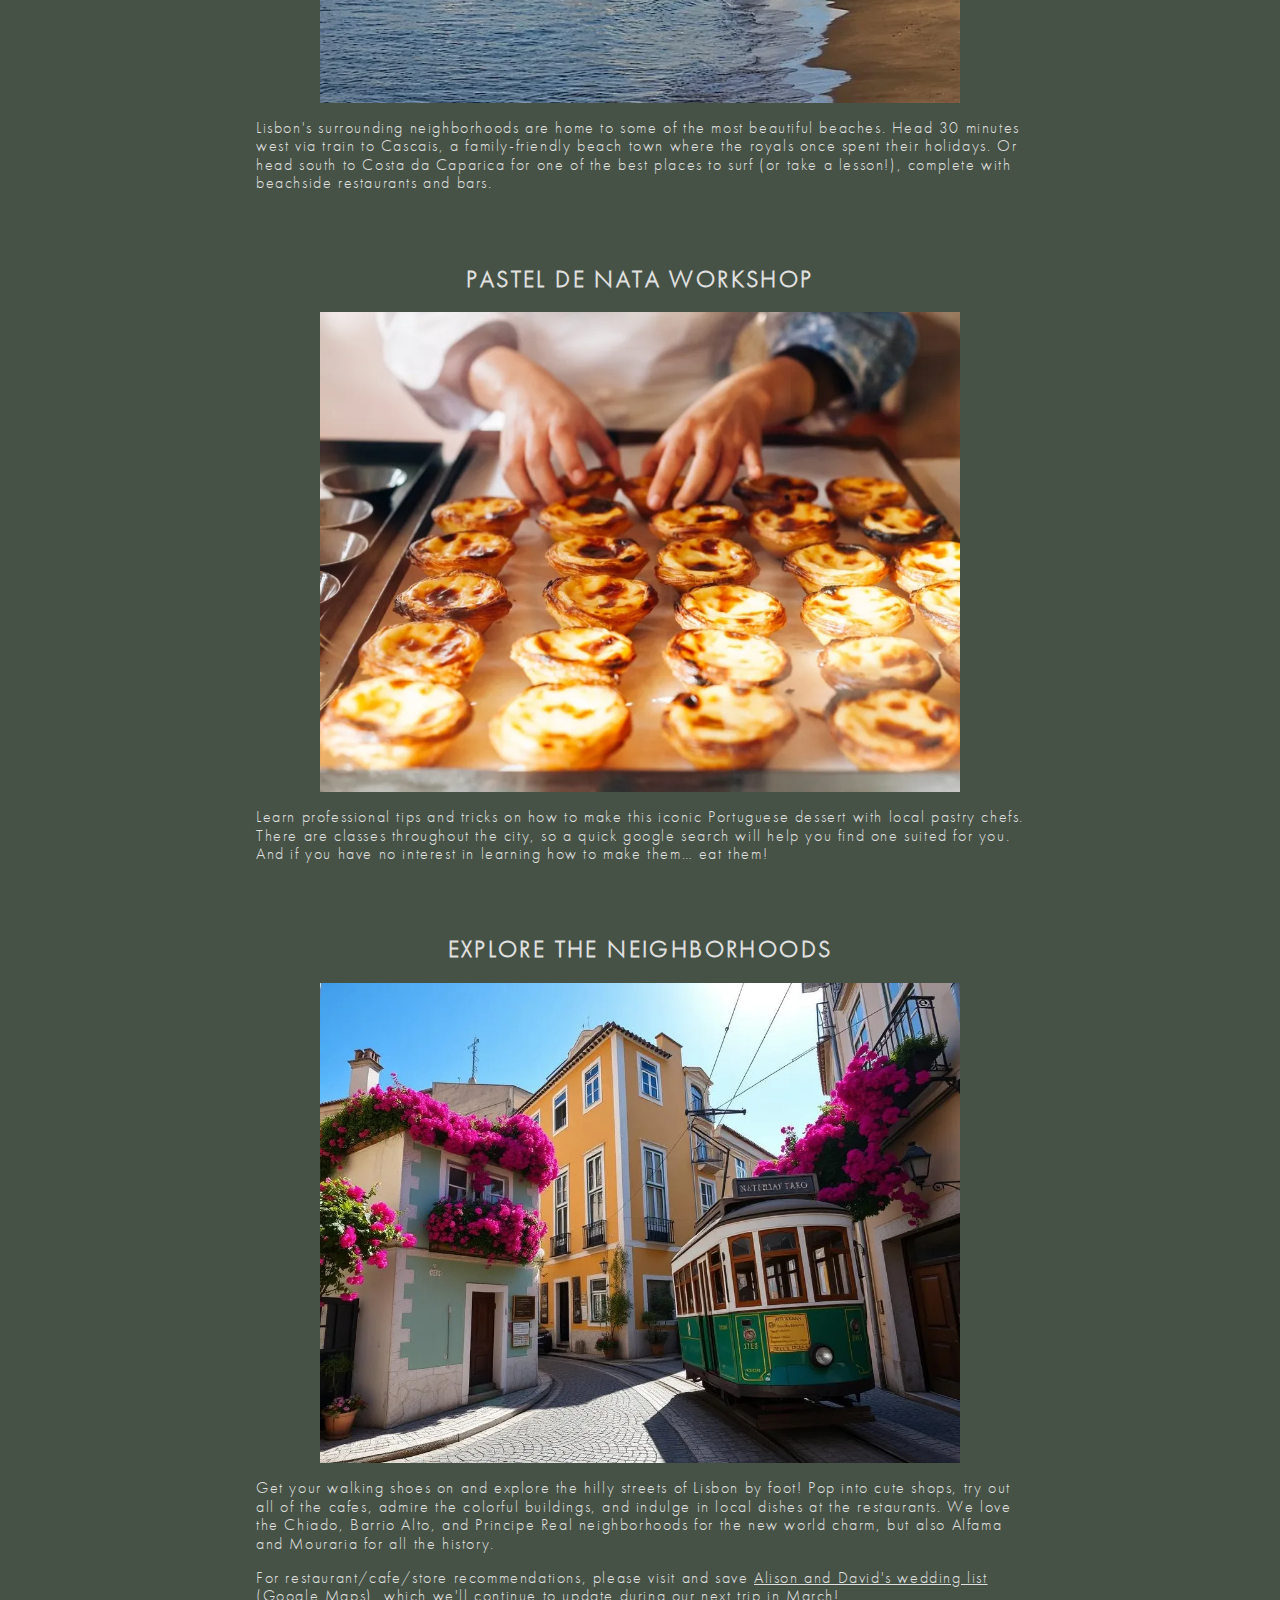
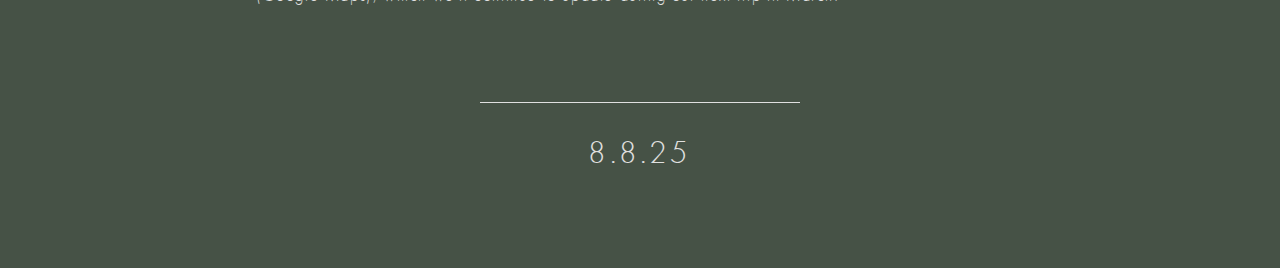
<file: todo.html>
<html>
    <head>
        <title>Things to Do — Alison & David | 8.8.25</title>
        
        <link rel="stylesheet" href="css/normalize.css" />
        <link rel="stylesheet" href="css/main.css" />

        <link href="fontawesome/css/fontawesome.css" rel="stylesheet" />
        <link href="fontawesome/css/solid.css" rel="stylesheet" />

        <link rel="icon" href="images/favicon.svg" />

        <meta name="viewport" content="initial-scale = 1.0,maximum-scale = 1.0" />
    </head>

    <!-- Google tag (gtag.js) -->
    <script async src="https://www.googletagmanager.com/gtag/js?id=G-N2RXKLHB5N"></script>
    <script>
        window.dataLayer = window.dataLayer || [];
        function gtag(){dataLayer.push(arguments);}
        gtag('js', new Date());

        gtag('config', 'G-N2RXKLHB5N');
    </script>

     <body>
        <div class="mobile mobile-header">
            <button class="nav-button" onclick="openNav()">
                <i class="fa-solid fa-bars"></i>
            </button>

            <h1>Things to Do</h1>
        </div>

        <h1>Alison & David</h1>
        <div class="info">
            <span>August 8, 2025</span> • 
            <span>Lisbon, Portugal</span>
        </div>
        <div id="nav" class="nav closed">
            <button class="mobile close" onclick="closeNav()">
                <i class="fa-solid fa-x"></i>
            </button>
            <ul>
                <li><a href="/">Home</a></li>
                <li><a href="story.html">Our Story</a></li>
                <li><a href="events.html">Events</a></li>
                <li><a href="travel.html">Travel</a></li>
                <li class="active"><a href="todo.html">Things to Do</a></li>
                <li><a href="qa.html">Q + A</a></li>
                <li><a href="gifts.html">Gifts</a></li>
                <li><a href="rsvp.html">RSVP</a></li>
            </ul>
        </div>


        <div class="content">
            <p>
                Lisbon is an easy city to fall in love with because of the sheer magnitude of sights to
                see and things to experience. The cobbled hilly streets, the charming trams, the iconic
                tiled buildings with the Tagus river in the background... all make this city so beautiful
                to walk around and explore. Here are some of our recommendations:
            </p>

            <h2>Castelo de São Jorge</h2>

            <img src="images/5abc836a-a06b-4a3d-875a-2634b8b965e1~cr_45.0.796.webp" />

            <p>
                Head over to the Alfama neighborhood and walk through the steep, winding streets to see this historic castle.
            </p>

            <div class="button">
                <a target="_blank" href="https://castelodesaojorge.pt/">
                    Website
                </a>
            </div>


            <h2>Tram 28</h2>

            <img src="images/d11ffcf9-dc8b-4a82-b89d-3761c01b89bd~cr_265.0.2142.webp" />

            <p>
                Catch the quaint wooden yellow tram 28, from the Martin Moniz stop close to the hotels,
                for the quintessential journey through the historic districts of Alfama, Baixa, Estrela, and Graça.
                Beware of lines for the tram as it will be peak tourist season.
            </p>


            <h2>LX Factory</h2>

            <img src="images/f5764b79-2e1e-4307-be03-e240833ae0b9~cr_0.0.1875.webp" />

            <p>
                An 1846 factory transformed into a cool, hipster destination with small shops, artwork, and restaurants.
                Come for the bookstore and the tinned fish store!
            </p>

            <div class="button">
                <a target="_blank" href="https://www.lxfactory.com/">
                    Website
                </a>
            </div>


            <h2>Belém Tower</h2>

            <img src="images/4562ae72-d299-46a4-b4b3-775690f67751~cr_40.0.957.webp" />

            <p>
                A UNESCO world heritage site, it's a 16th century monument symbolizing Portugal's age of discovery.
                It has great views of the Tagus River and intricate craftsmanship. While you're in Belem, also check
                out Jeronimos Monastery, equally stunning. (FYI our wedding venue is in also in Belém!)
            </p>

            <div class="button">
                <a target="_blank" href="https://www.patrimoniocultural.gov.pt/pat_mun/torre-de-belem/">
                    Website
                </a>
            </div>


            <h2>Sintra</h2>

            <img src="images/8293213b-5a68-43c8-af3a-88008144304b~cr_523.0.1754.webp" />

            <p>
                You can certainly spend more than a day visiting Sintra. Only a 45-minute train (or Uber) ride from
                Rossio station (across from Altis Avenida Hotel), Sintra is full of castles and palaces to explore.
            </p>


            <h2>Cascais and Other Beaches</h2>

            <img src="images/d9c313ac-a093-451d-a8b3-29301e30c7d1~cr_132.0.901.webp" />

            <p>
                Lisbon's surrounding neighborhoods are home to some of the most beautiful beaches. Head 30 minutes west
                via train to Cascais, a family-friendly beach town where the royals once spent their holidays.
                Or head south to Costa da Caparica for one of the best places to surf (or take a lesson!), complete with
                beachside restaurants and bars.
            </p>


            <h2>Pastel de Nata Workshop</h2>

            <img src="images/d2269020-6a38-4d35-bf69-49332b74e764~cr_3.0.892.webp" />

            <p>
                Learn professional tips and tricks on how to make this iconic Portuguese dessert with local pastry chefs.
                There are classes throughout the city, so a quick google search will help you find one suited for you.
                And if you have no interest in learning how to make them… eat them!
            </p>


            <h2>Explore the Neighborhoods</h2>

            <img src="images/6bbab022-ed4b-404e-ae85-c95ae9fe0dee~cr_211.0.1234.webp" />

            <p>
                Get your walking shoes on and explore the hilly streets of Lisbon by foot! Pop into cute shops,
                try out all of the cafes, admire the colorful buildings, and indulge in local dishes at the restaurants.
                We love the Chiado, Barrio Alto, and Principe Real neighborhoods for the new world charm, but also
                Alfama and Mouraria for all the history.
            </p>

            <p>
                For restaurant/cafe/store recommendations, please visit and save
                <a href="https://maps.app.goo.gl/FYKKoxUEWVYhZ5Hw5">Alison and David's wedding list</a> (Google Maps),
                which we'll continue to update during our next trip in March!
            </p>
        </div>

        <div class="footer">
            8.8.25
        </div>
    </body>
    <script type="text/javascript">
        function openNav() {
            var navElement = document.getElementById("nav");
            navElement.className = "nav open";
        }

        function closeNav() {
            var navElement = document.getElementById("nav");
            navElement.className = "nav closed";
        }
    </script>
</html>
</file>
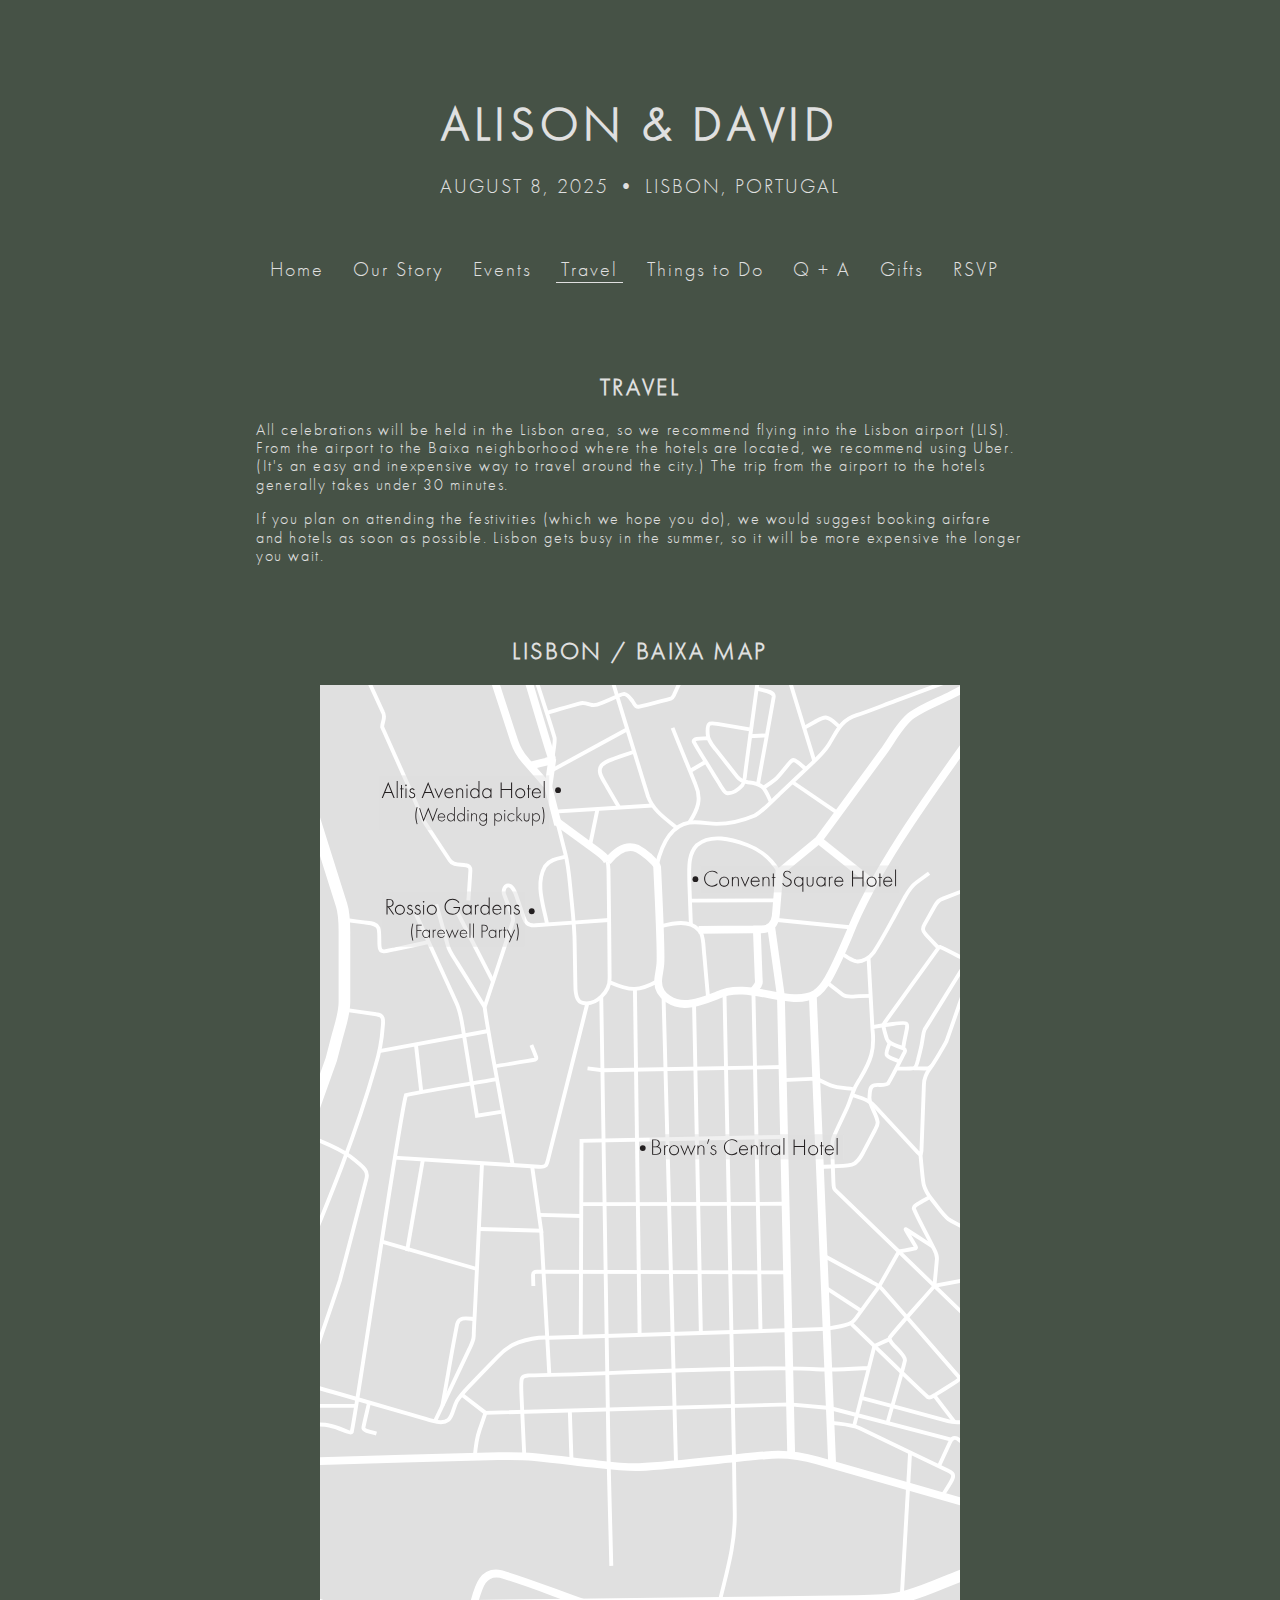
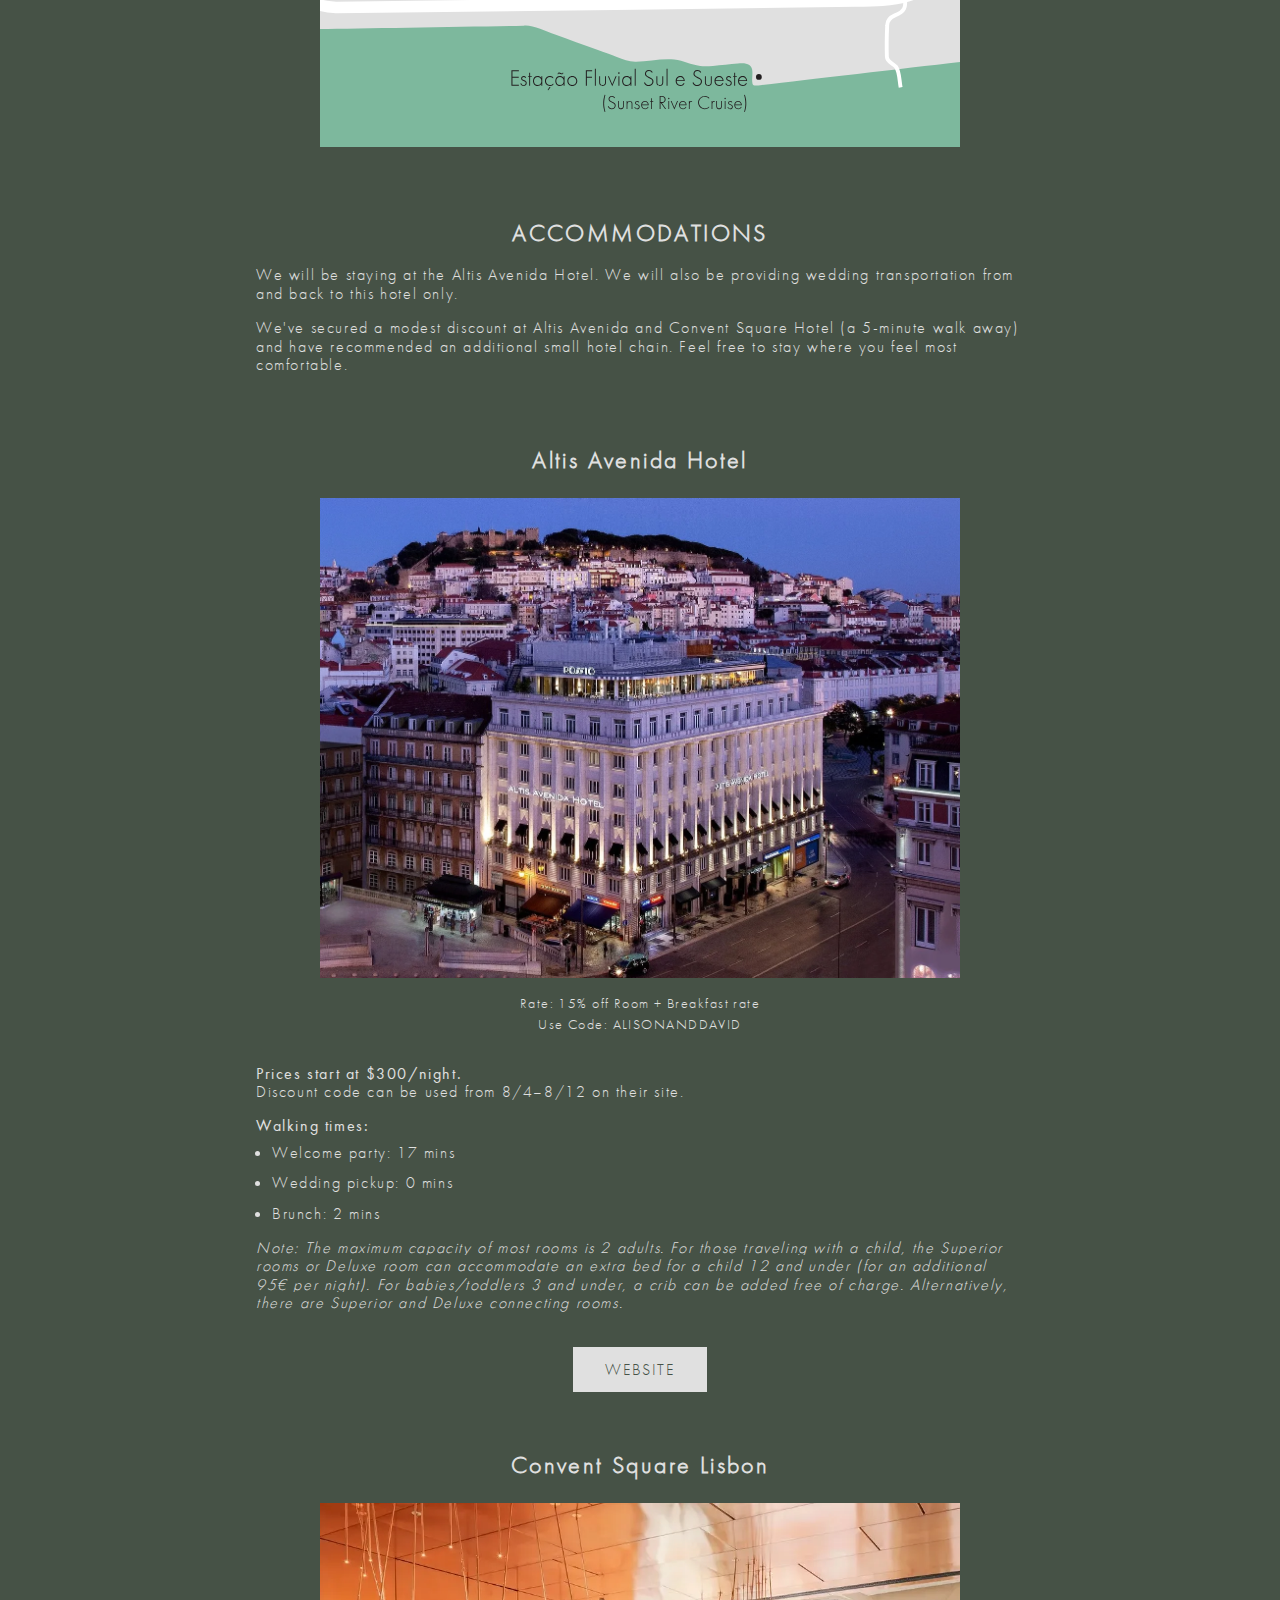
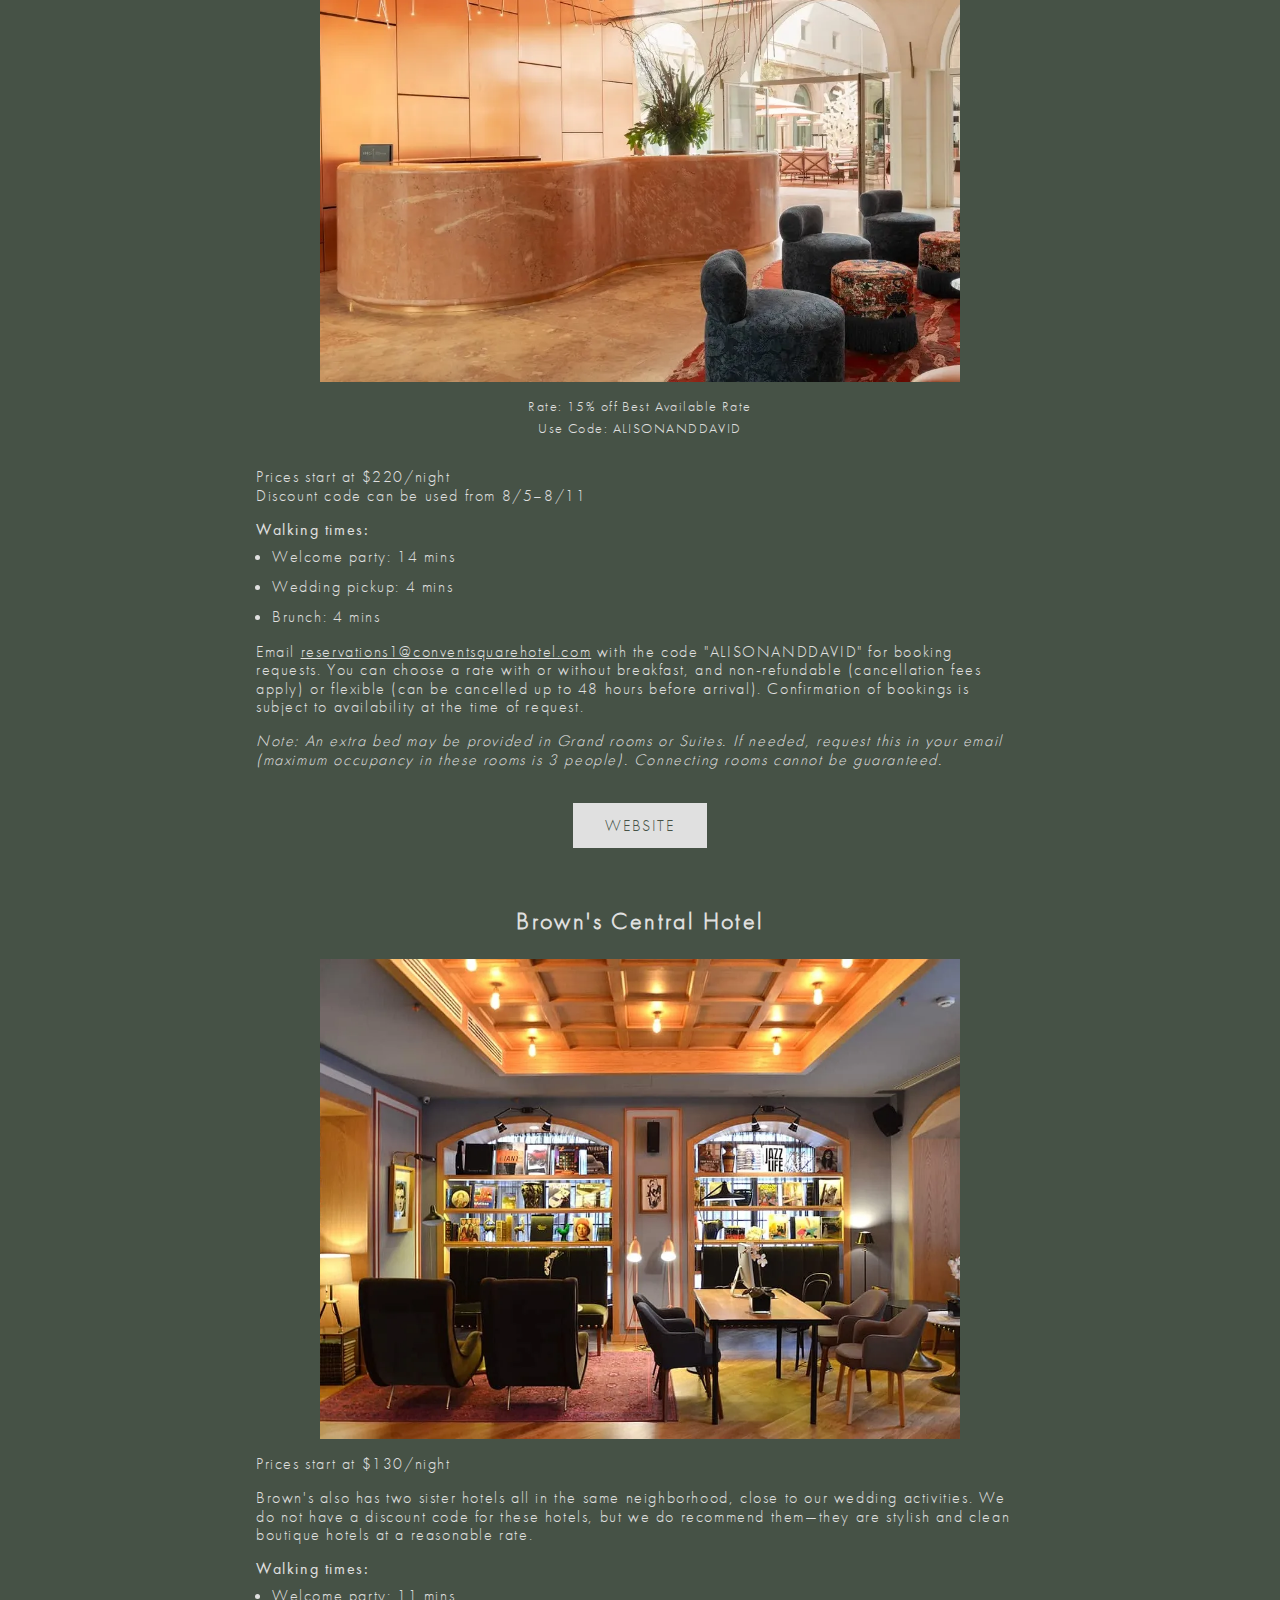
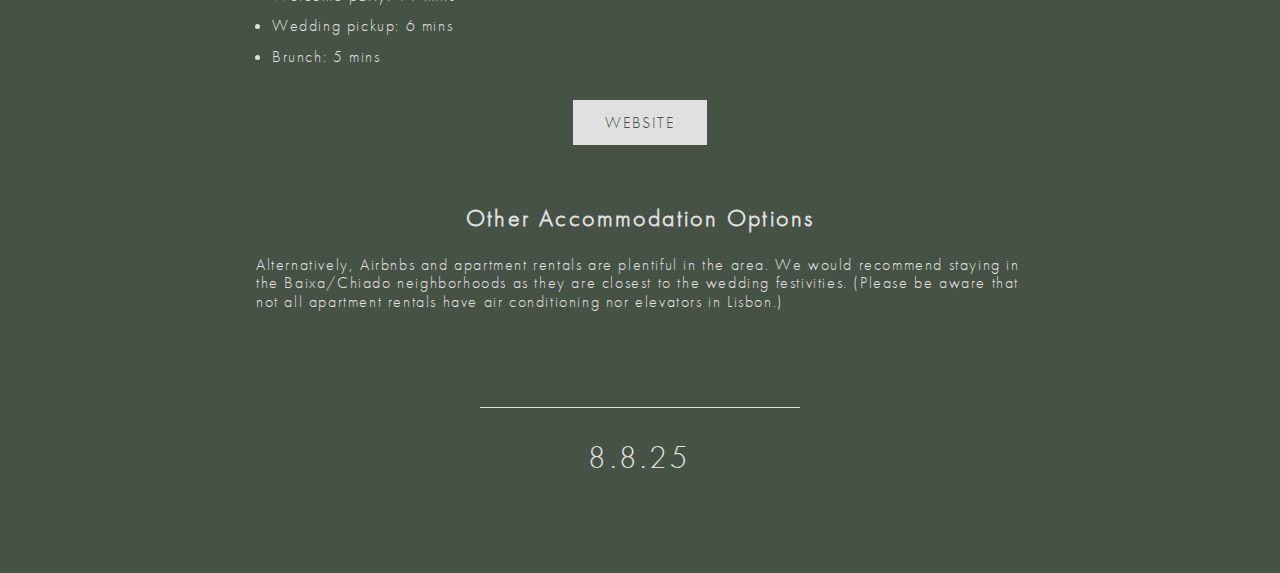
<file: travel.html>
<html>
    <head>
        <title>Travel — Alison & David | 8.8.25</title>
        
        <link rel="stylesheet" href="css/normalize.css" />
        <link rel="stylesheet" href="css/main.css" />

        <link href="fontawesome/css/fontawesome.css" rel="stylesheet" />
        <link href="fontawesome/css/solid.css" rel="stylesheet" />

        <link rel="icon" href="images/favicon.svg" />

        <meta name="viewport" content="initial-scale = 1.0,maximum-scale = 1.0" />
    </head>

    <!-- Google tag (gtag.js) -->
    <script async src="https://www.googletagmanager.com/gtag/js?id=G-N2RXKLHB5N"></script>
    <script>
        window.dataLayer = window.dataLayer || [];
        function gtag(){dataLayer.push(arguments);}
        gtag('js', new Date());

        gtag('config', 'G-N2RXKLHB5N');
    </script>

     <body>
        <div class="mobile mobile-header">
            <button class="nav-button" onclick="openNav()">
                <i class="fa-solid fa-bars"></i>
            </button>

            <h1>Travel</h1>
        </div>

        <h1>Alison & David</h1>
        <div class="info">
            <span>August 8, 2025</span> • 
            <span>Lisbon, Portugal</span>
        </div>
        <div id="nav" class="nav closed">
            <button class="mobile close" onclick="closeNav()">
                <i class="fa-solid fa-x"></i>
            </button>
            <ul>
                <li><a href="/">Home</a></li>
                <li><a href="story.html">Our Story</a></li>
                <li><a href="events.html">Events</a></li>
                <li class="active"><a href="travel.html">Travel</a></li>
                <li><a href="todo.html">Things to Do</a></li>
                <li><a href="qa.html">Q + A</a></li>
                <li><a href="gifts.html">Gifts</a></li>
                <li><a href="rsvp.html">RSVP</a></li>
            </ul>
        </div>


        <div class="content">
            <h2>Travel</h2>
            
            <p>
                All celebrations will be held in the Lisbon area, so we recommend flying into
                the Lisbon airport (LIS). From the airport to the Baixa neighborhood where the hotels are located,
                we recommend using Uber. (It's an easy and inexpensive way to travel around the city.)
                The trip from the airport to the hotels generally takes under 30 minutes.
            </p>

            <p>
                If you plan on attending the festivities (which we hope you do), we would suggest
                booking airfare and hotels as soon as possible. Lisbon gets busy in the summer, so
                it will be more expensive the longer you wait.
            </p>


            <h2>Lisbon / Baixa Map</h2>

            <img class="map" src="images/wedding-map.svg" />



            <h2>Accommodations</h2>

            <p>
                We will be staying at the Altis Avenida Hotel. We will also be providing wedding transportation from and back to
                this hotel only.
            </p>

            <p>
                We've secured a modest discount at Altis Avenida and Convent Square Hotel (a 5-minute
                walk away) and have recommended an additional small hotel chain. Feel free to stay where
                you feel most comfortable.
            </p>


            <h3>Altis Avenida Hotel</h3>

            <img src="images/1f3e6373-1c64-4c38-a51a-8696e1d254f9~cr_0.0.1303.webp" />

            <p class="caption">
                Rate: 15% off Room + Breakfast rate<br />
                Use Code: ALISONANDDAVID
            </p>
 
            <p>
                <strong>Prices start at $300/night.</strong><br />
                Discount code can be used from 8/4–8/12 on their site.
            </p>

            <p>
                <strong>Walking times:</strong>
                <ul>
                    <li>Welcome party: 17 mins</li>
                    <li>Wedding pickup: 0 mins</li>
                    <li>Brunch: 2 mins</li>
                </ul>
            </p>

            <p>
                <em>
                    Note: The maximum capacity of most rooms is 2 adults. For those traveling with a child,
                    the Superior rooms or Deluxe room can accommodate an extra bed for a child 12 and under (for
                    an additional 95€ per night). For babies/toddlers 3 and under, a crib can be added free of
                    charge. Alternatively, there are Superior and Deluxe connecting rooms.
                </em>
            </p>


            <div class="button">
                <a target="_blank" href="https://www.altishotels.com/altis-avenida-hotel/?wwpath=www.theknot.com%2Fus%2Falison-lee-and-david-doan-aug-2025">
                    Website
                </a>
            </div>


            <h3>Convent Square Lisbon</h3>

            <img src="images/833c95be-46e7-4f12-9674-68b69149f3da~cr_22.0.983.webp" />

            <p class="caption">
                Rate: 15% off Best Available Rate<br/>
                Use Code: ALISONANDDAVID
            </p>

            <p>
                Prices start at $220/night<br />
                Discount code can be used from 8/5–8/11
            </p>

            <p>
                <strong>Walking times:</strong>
                <ul>
                    <li>Welcome party: 14 mins</li>
                    <li>Wedding pickup: 4 mins</li>
                    <li>Brunch: 4 mins</li>
                </ul>
            </p>

            <p>
                Email <a href="mailto:reservations1@conventsquarehotel.com">reservations1@conventsquarehotel.com</a>
                with the code "ALISONANDDAVID" for booking requests. You can choose a rate with or without breakfast,
                and non-refundable (cancellation fees apply) or flexible (can be cancelled up to 48 hours before arrival).
                Confirmation of bookings is subject to availability at the time of request.
            </p>

            <p>
                <em>
                    Note: An extra bed may be provided in Grand rooms or Suites. If needed, request this in your email (maximum
                    occupancy in these rooms is 3 people). Connecting rooms cannot be guaranteed.
                </em>
            </p>

            <div class="button">
                <a target="_blank" href="https://www.ihg.com/vignettecollection/hotels/us/en/lisbon/liscs/hoteldetail?cm_mmc=YextLocal-_--_-PT-_-LISCS&wwpath=www.theknot.com%2Fus%2Falison-lee-and-david-doan-aug-2025">
                    Website
                </a>
            </div>


            <h3>Brown's Central Hotel</h3>

            <img src="images/482985e1-eeaa-4f47-90b4-a55d15ad5c2d~cr_54.0.1121.webp" />

            <p>
                Prices start at $130/night
            </p>

            <p>
                Brown's also has two sister hotels all in the same neighborhood, close to our wedding activities.
                We do not have a discount code for these hotels, but we do recommend them—they are stylish and clean
                boutique hotels at a reasonable rate.
            </p>

            <p>
                <strong>Walking times:</strong>
                <ul>
                    <li>Welcome party: 11 mins</li>
                    <li>Wedding pickup: 6 mins</li>
                    <li>Brunch: 5 mins</li>
                </ul>
            </p>

            <div class="button">
                <a target="_blank" href="https://www.brownshotelgroup.com/en/browns-central/?wwpath=www.theknot.com%2Fus%2Falison-lee-and-david-doan-aug-2025">
                    Website
                </a>
            </div>



            <h3>Other Accommodation Options</h3>

            <p>
                Alternatively, Airbnbs and apartment rentals are plentiful in the area. We would recommend staying in
                the Baixa/Chiado neighborhoods as they are closest to the wedding festivities. (Please be aware that not
                all apartment rentals have air conditioning nor elevators in Lisbon.)
            </p>    
        </div>

        <div class="footer">
            8.8.25
        </div>
    </body>
    <script type="text/javascript">
        function openNav() {
            var navElement = document.getElementById("nav");
            navElement.className = "nav open";
        }

        function closeNav() {
            var navElement = document.getElementById("nav");
            navElement.className = "nav closed";
        }
    </script>
</html>
</file>
<file: css/main.css>
html {
    margin: 0 auto;
    max-width: 800px;
}

html.rsvp {
    max-width: 960px;
}

@font-face{
    font-family: "Futura PT Light";
    src: url("../fonts/futura-pt-light.woff");
}

@font-face{
    font-family: "Futura PT Book";
    src: url("../fonts/futura-pt-book.woff2");
}

@font-face{
    font-family: "Futura PT Bold";
    src: url("../fonts/futura-pt-bold.woff2");
}

@font-face{
    font-family: "Didot Italic";
    src: url("../fonts/Didot-HTF-L06-Light-Ital.woff");
}

* {
    background-color: #465246;
    color: #e0e0e0;

    font-family: "Futura PT Light";
    letter-spacing: 0.1em;
    transition: all 0.25s;
}

strong  {
    font-family: "Futura PT Book";
    font-weight: normal;
}

body {
    padding: 0 1em;
}

img {
    max-width: 640px;
    margin: 0 auto;
    display: block;
}

a {
    color: #e0e0e0; 
}

button {
    border: none;
    padding: 1rem;
    cursor: pointer;
    font-size: 1.25em;
}

ul {
    padding: 0;
}

.mobile {
    display: none;
}




h1 {
    text-align: center;

    font-size: 3em;
    text-transform: uppercase;

    margin-top: 2em;
    margin-bottom: 0.5em;
}


.info {
    text-align: center;

    font-size: 1.25em;
    text-transform: uppercase;

    margin-bottom: 3em;
}

.info span {
    white-space: nowrap;
}




.mobile-header {
    position: fixed;
    top: 0;
    left: 0;
    width: 100%;
}

.mobile-header h1 {
    font-size: 1.5em;
    margin-top: 0.5em;
}

.mobile-header .nav-button {
    position: absolute;
    top: 0;
    left: 0;
}

.nav {
    text-align: center;
    font-size: 1.25em;
    margin-bottom: 3em;
}

.nav ul {
    margin-top: 0.8em;
}

.nav li {
    display: inline-block;
    margin-right: 0.6em;
    margin-bottom: 1em;
}

.nav li a {
    padding: 0 0.25em;

    border-bottom: 1px solid #465246;

    text-decoration: none;
}

.nav li.active a {
    border-bottom-color: #e0e0e0; 
}

.nav li a:hover {
    border-bottom-color: #e0e0e0;
}

@media screen and (max-width: 600px) {
    .mobile {
        display: block;
    }

    .mobile-header {
        z-index: 999;
    }

    .nav {
        position: fixed;
        top: 0;
        left: 0;

        z-index: 999;
        
        width: 100%;
    }

    .nav.closed {
        display: none;
    }
    
    .nav .close {
        position: absolute;
        top: 0;
        left: 0;
    }

    .nav li {
        display: block;
        margin-right: 0;
    }
}






.content {
}

.content h2 {
    text-align: center;
    margin-top: 3em;

    text-transform: uppercase;
    
    font-size: 1.5em;
}

.content h3 {
    text-align: center;
    font-size: 1.5em;

    margin-top: 3em;
}

.content h2 + h3 {
    margin-top: 1em;
}

.content img {
    width: 100%;
}

.content .caption {
    text-align: center;
    font-size: 0.9em;
    line-height: 1.5em;
    margin-bottom: 2em;
}

.content .center {
    text-align: center;
}

.content ul {
    margin-top: -0.5em;
    margin-left: 1em;
}

.content li {
    margin-bottom: 0.75em;
}

.content .button {
    margin: 3em 0;
    text-align: center;
}

.content .button a {
    padding: 0.75em 2em;

    background-color: #e0e0e0;
    color: #465246;
    text-transform: uppercase;
    text-decoration: none;
}




.timeline .event {
    display: flex;
    position: relative;
}

.timeline .event .container {
    width: 50%;
    padding: 2em;
    display: flex;
    align-items: center;
}


.timeline .event .date {
    text-transform: uppercase;
    font-size: 1.25em;
}


@media screen and (min-width: 601px) {
    .timeline .event .container:first-child {
        order: 1;
    }

    .timeline .event .container:last-child {
        order: 0;
    }

    .timeline .event:nth-child(even) .container:first-child, .timeline .event:nth-child(odd) .container:last-child {
        border-right: 1px dashed #e0e0e0;
    }

    .timeline .event:nth-child(even) .container:first-child:after, .timeline .event:nth-child(odd) .container:last-child::after {
        content: "";
        background-color: #e0e0e0;

        border: 0.5em solid #465245;
        border-radius: 1em;
        
        position: absolute;
        
        width: 0.5em;
        height: 0.5em;

        left: 50%;
        top: 50%;

        transform: translate(-0.75em, -0.5em);
    }

    .timeline .event:nth-child(even) .container:first-child {
        order: 0;
    }

    .timeline .event:nth-child(even) .container:last-child {
        order: 1;
    }
}


@media screen and (max-width: 600px) {
    .timeline {
        margin-top: 6em;
    }

    .timeline .event {
        flex-direction: column;
        margin-top: 5em;
    }
    
    .timeline .event .container {
        width: 100%;
        padding: 0;
        margin-top: 1em;
        border: none;
    }

    .timeline .event:after {
        position: absolute;

        content: "";
        border-left: 1px dashed #e0e0e0;

        height: 3em;
        
        left: 50%;
        top: -4em;
    }
}

table.schedule {
    margin: 2em 0 1em 0;
}

table.schedule td {
    vertical-align: top;
    padding: 0 0 1em 0;
}

table.schedule td:first-child {
    padding-right: 1em;
}

table.schedule td img {
    margin: 1em 0 0 0;
}




.footer {
    margin: 3em auto;
    padding-top: 1em;

    width: 10em;

    border-top: 1px solid #e0e0e0;
    font-size: 2em;
    text-align: center;
}




.rsvp .nav, .rsvp .nav ul {
    margin-bottom: 0;
}

@media screen and (max-width: 600px) {
    .rsvp .info {
        margin-bottom: 0;
    }

    .rsvp body {
        padding: 0;
    }

    .rsvp h1, .rsvp .info {
        padding: 0 1em;
    }


}
</file>
<file: fontawesome/css/solid.css>
/*!
 * Font Awesome Free 6.7.2 by @fontawesome - https://fontawesome.com
 * License - https://fontawesome.com/license/free (Icons: CC BY 4.0, Fonts: SIL OFL 1.1, Code: MIT License)
 * Copyright 2024 Fonticons, Inc.
 */
:root, :host {
  --fa-style-family-classic: 'Font Awesome 6 Free';
  --fa-font-solid: normal 900 1em/1 'Font Awesome 6 Free'; }

@font-face {
  font-family: 'Font Awesome 6 Free';
  font-style: normal;
  font-weight: 900;
  font-display: block;
  src: url("../webfonts/fa-solid-900.woff2") format("woff2"), url("../webfonts/fa-solid-900.ttf") format("truetype"); }

.fas,
.fa-solid {
  font-weight: 900; }
</file>
